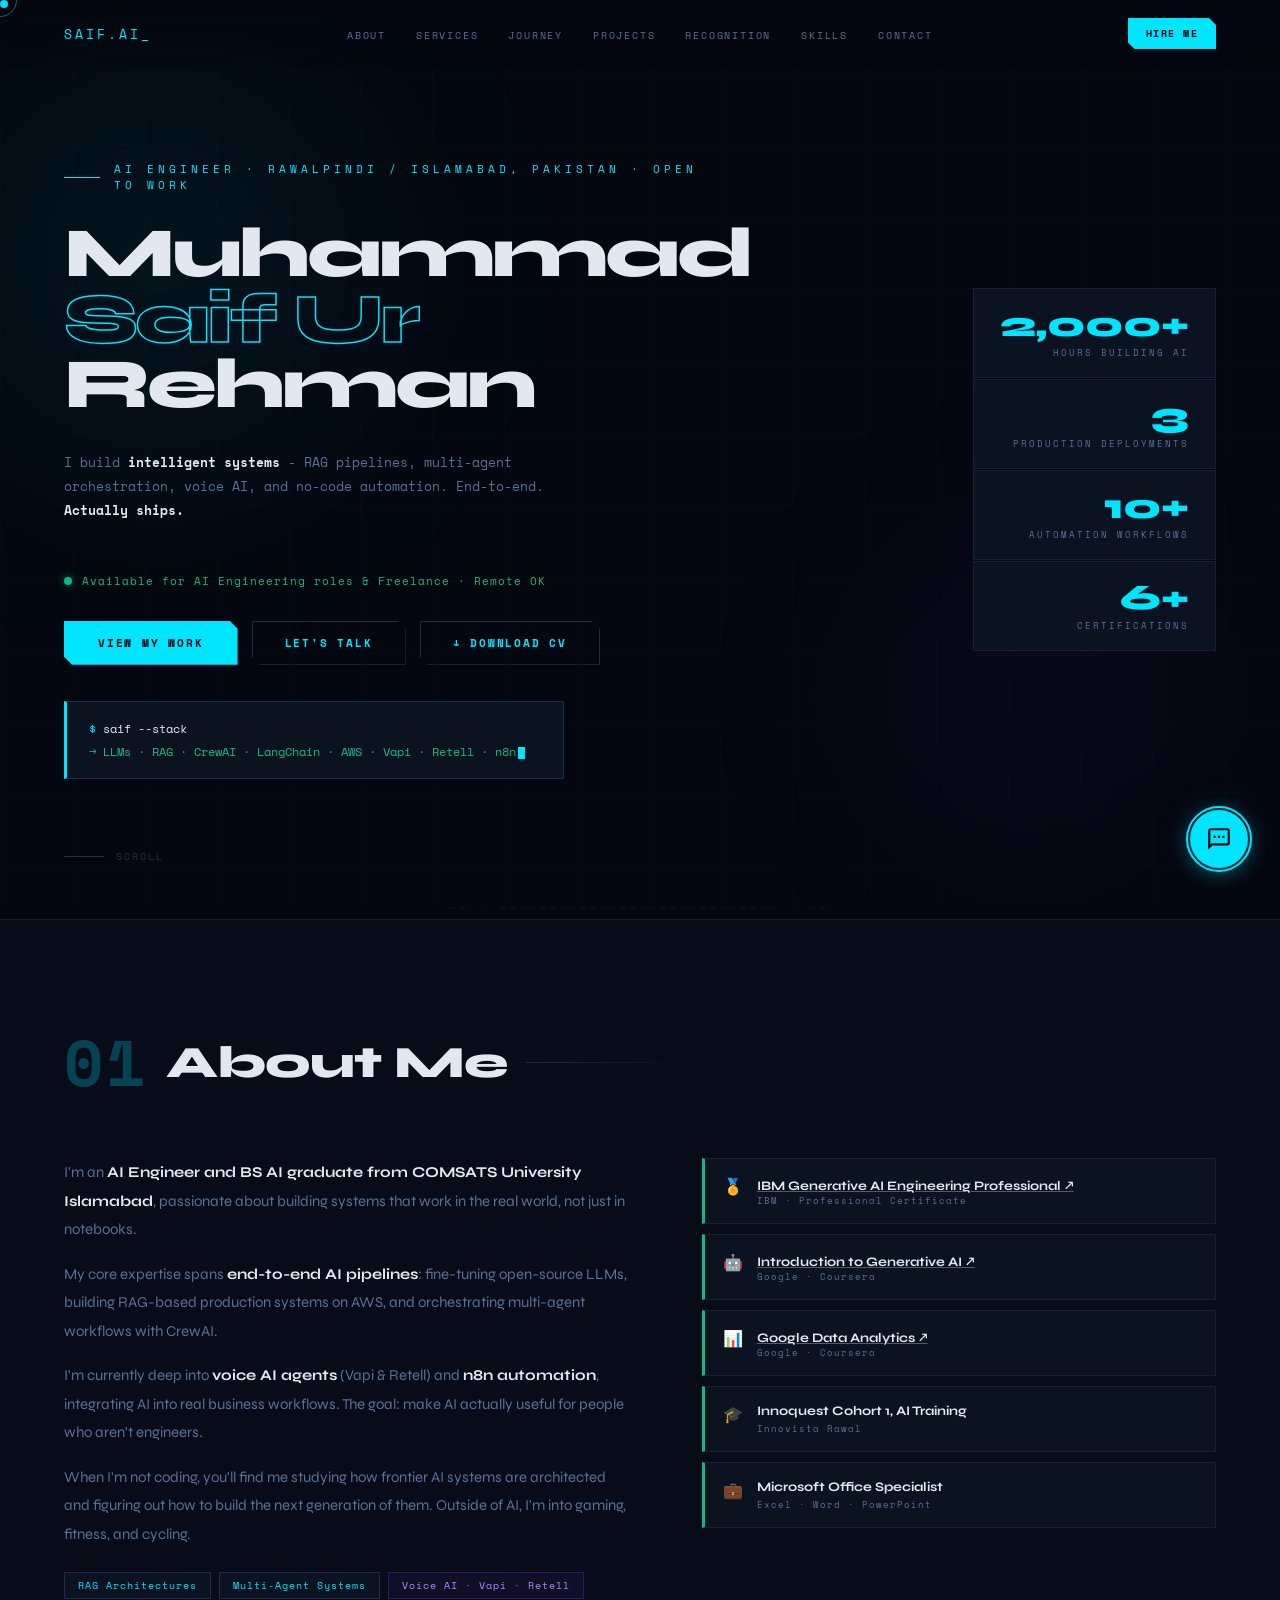
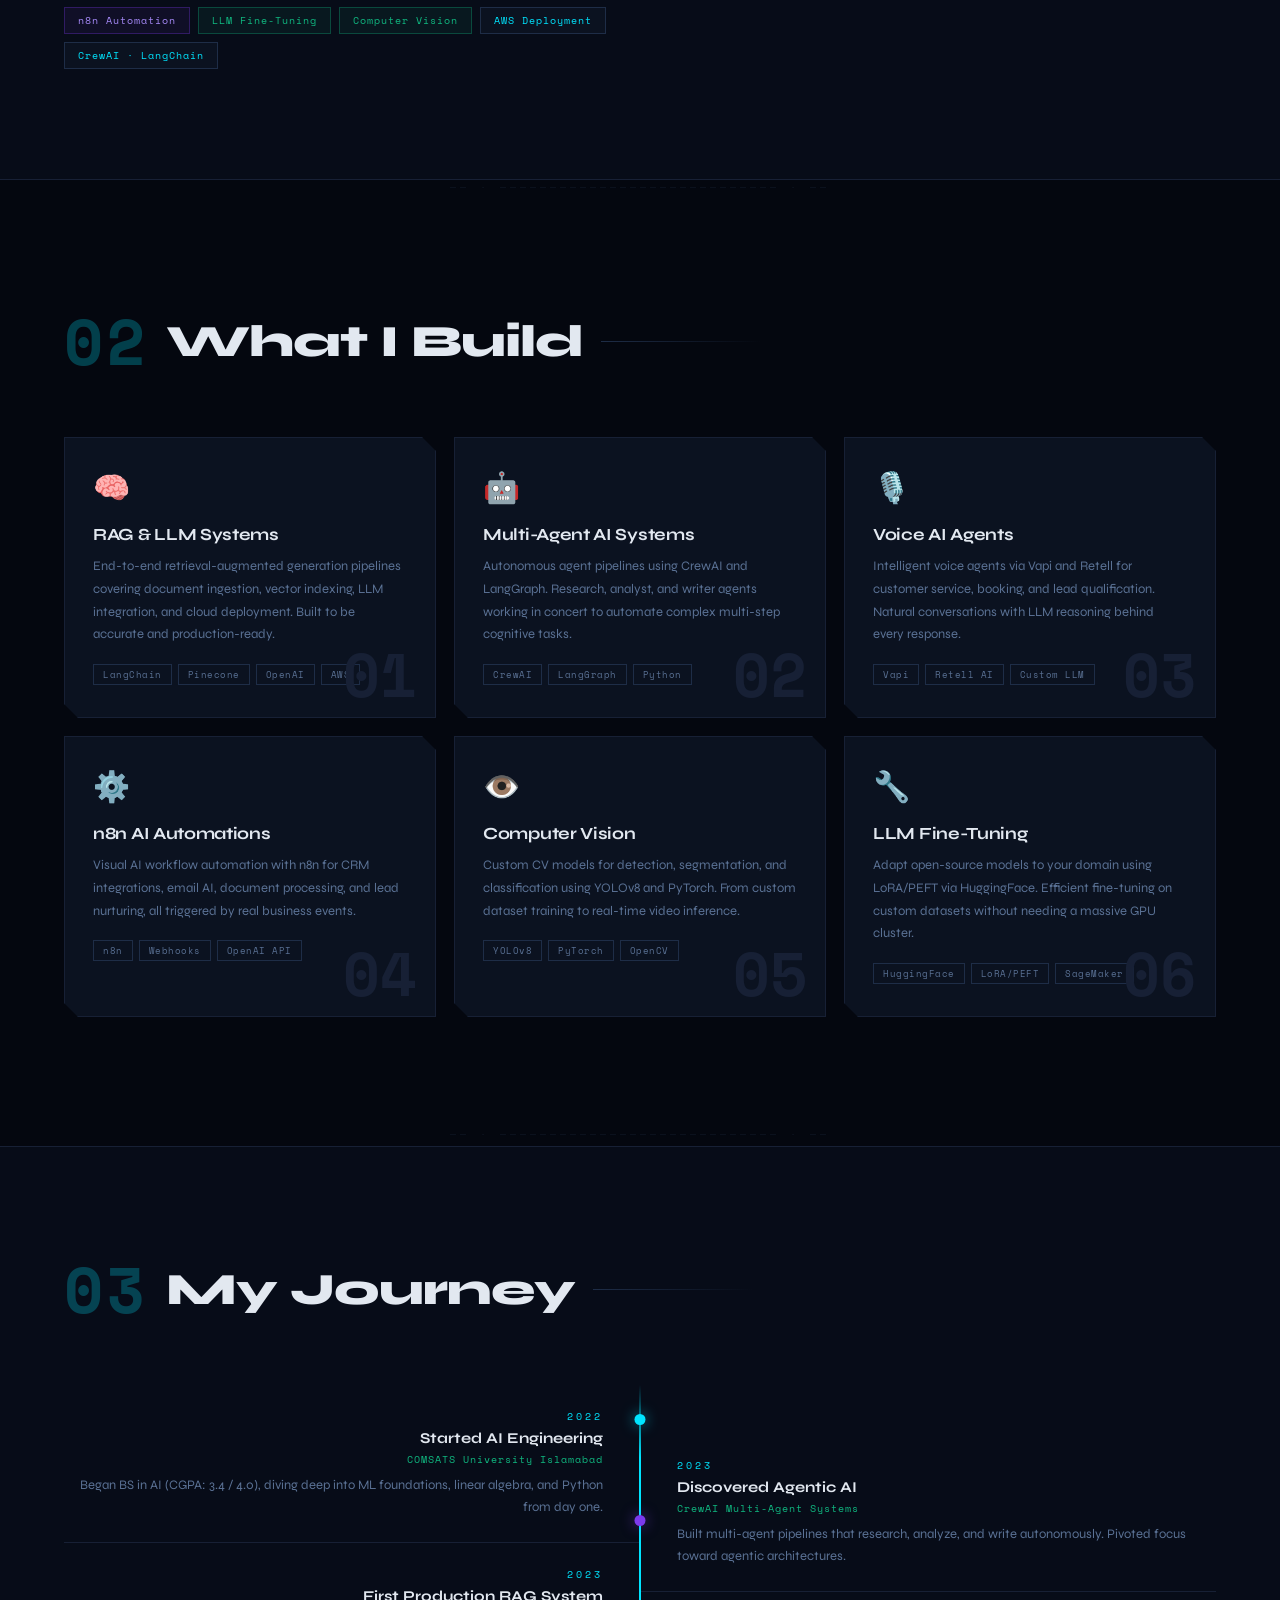
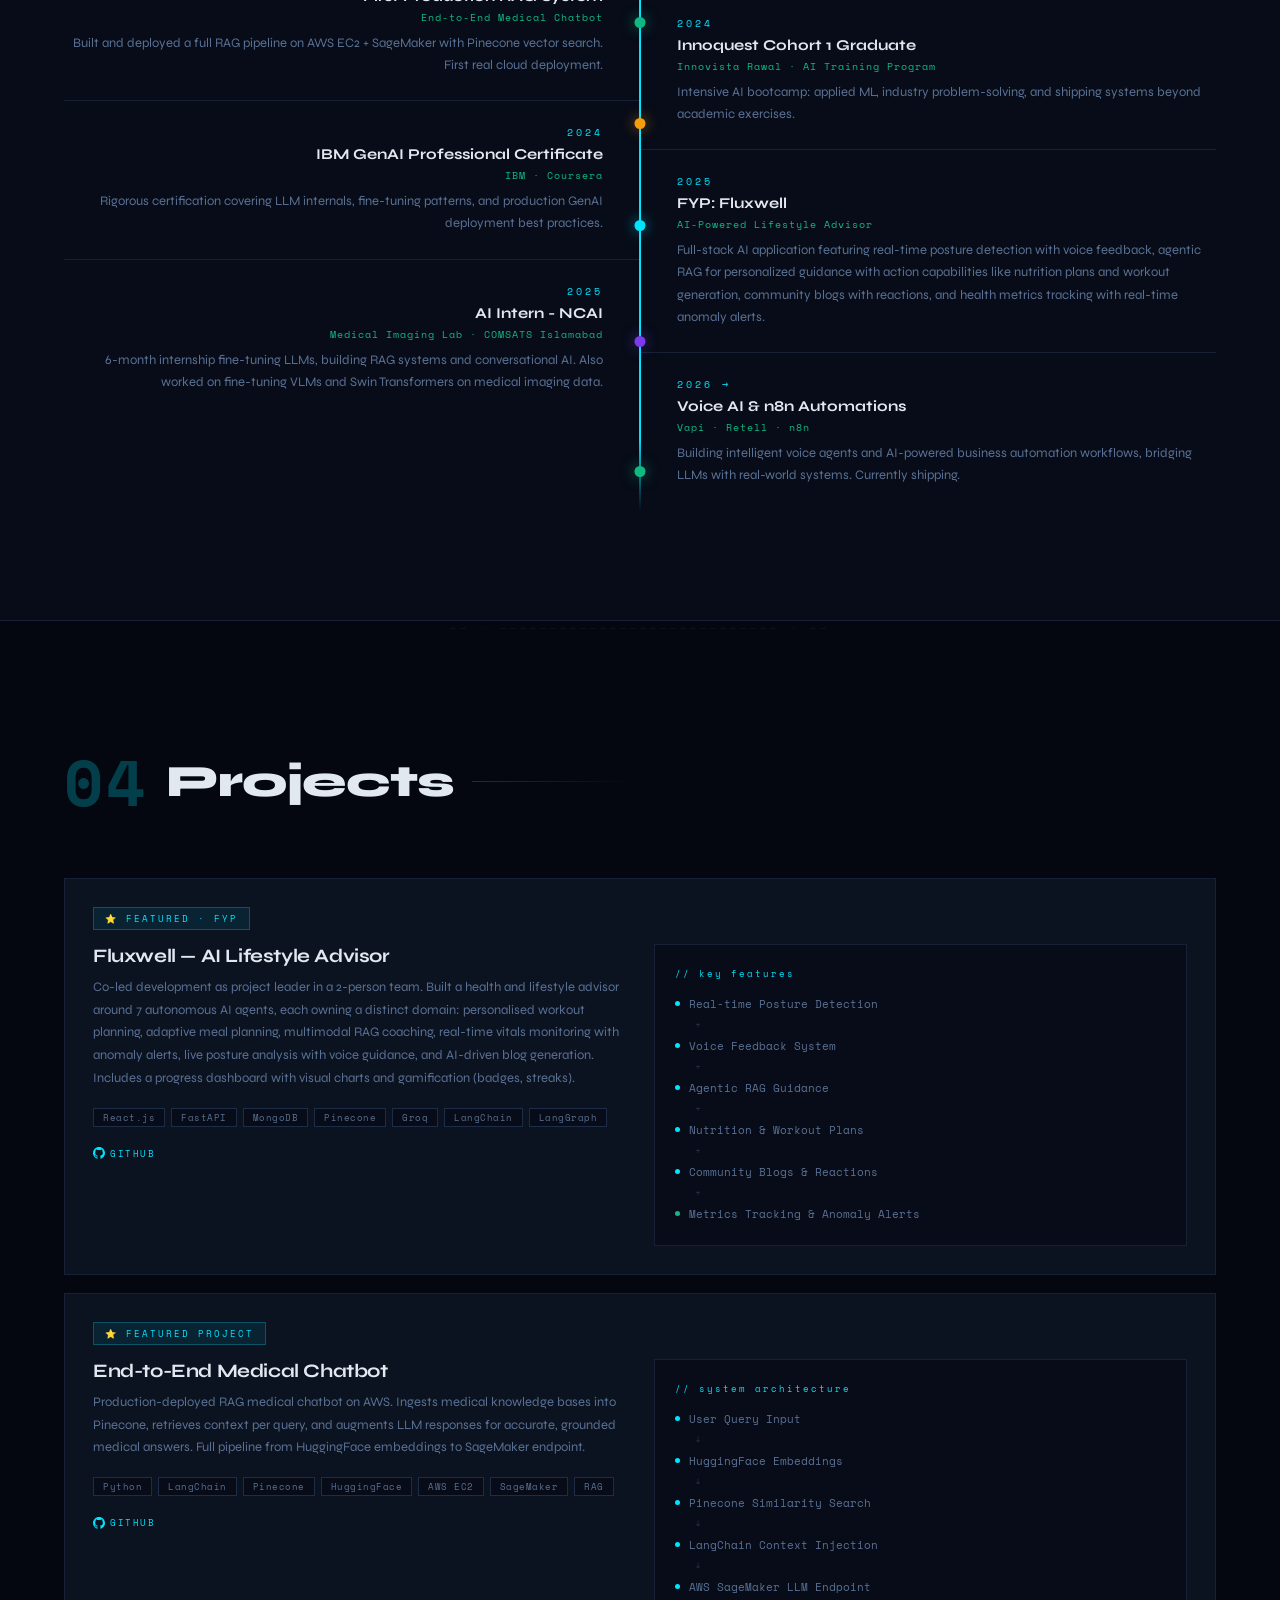
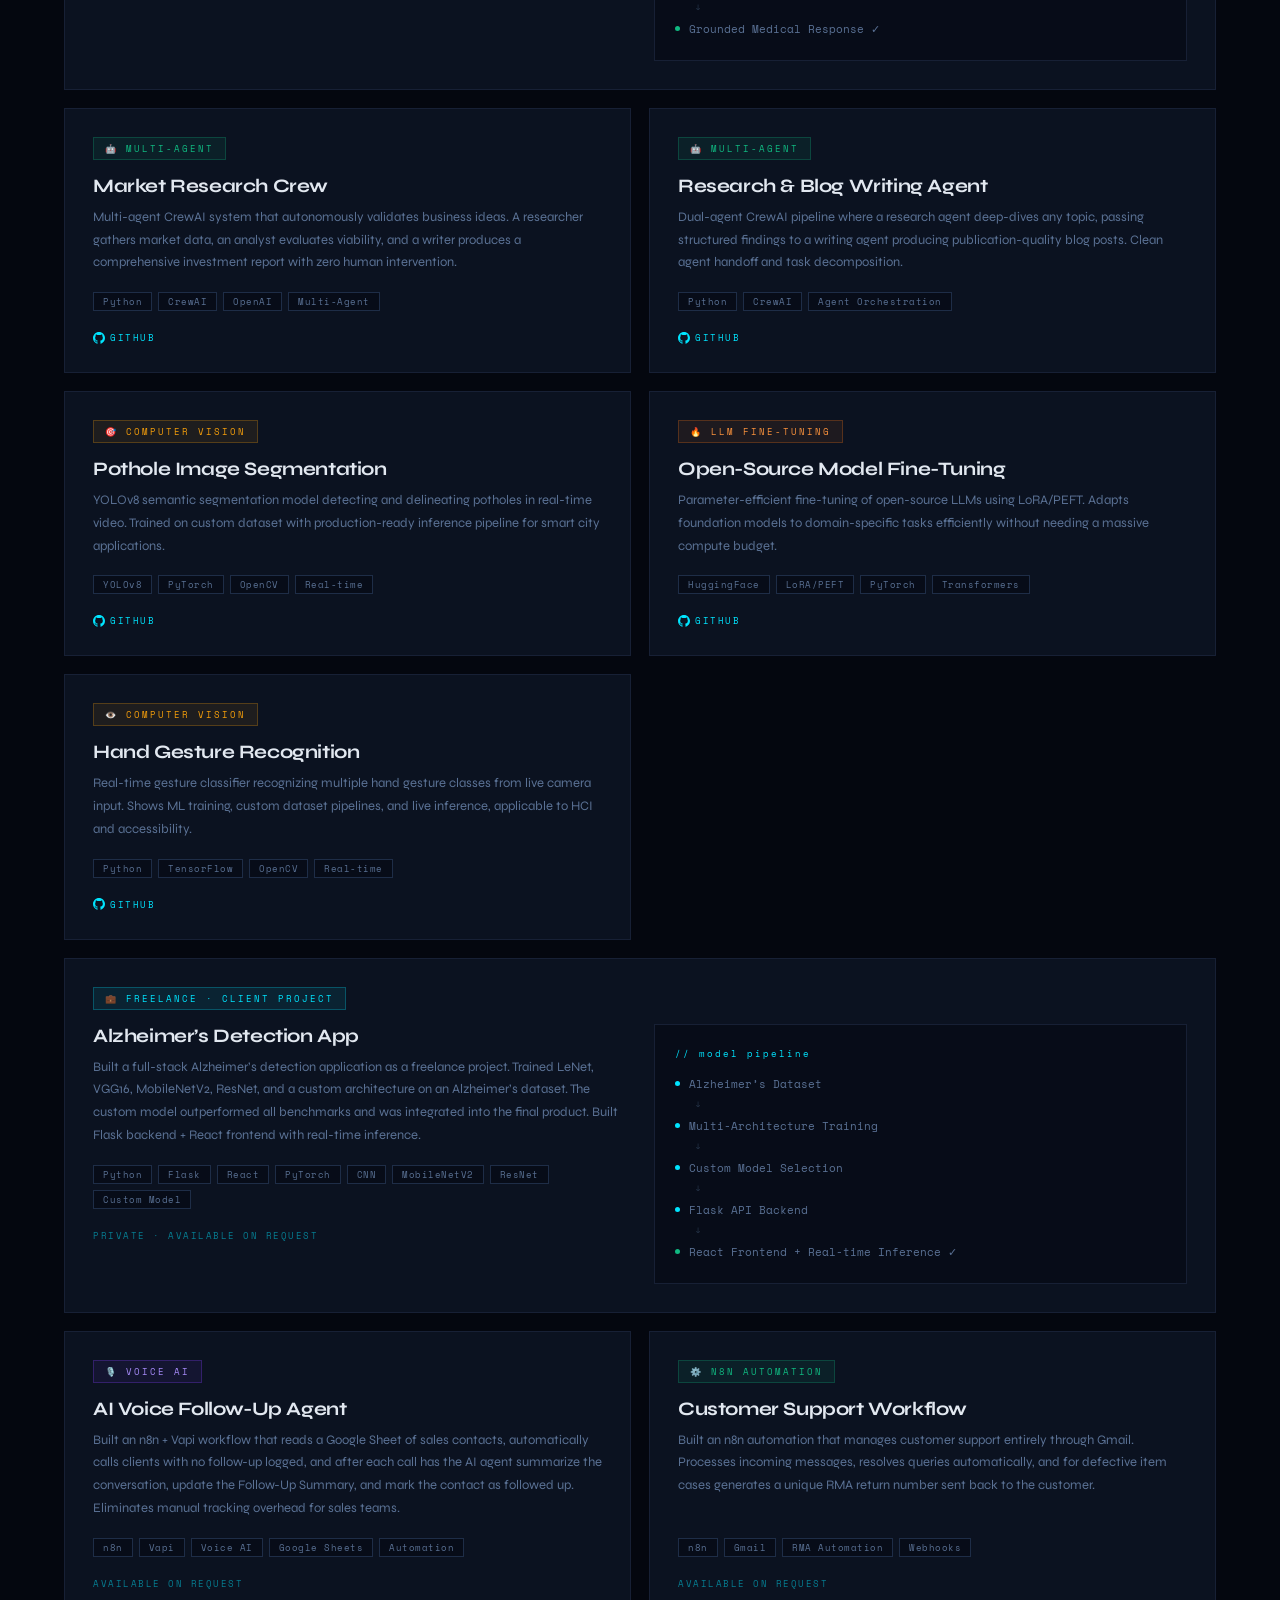
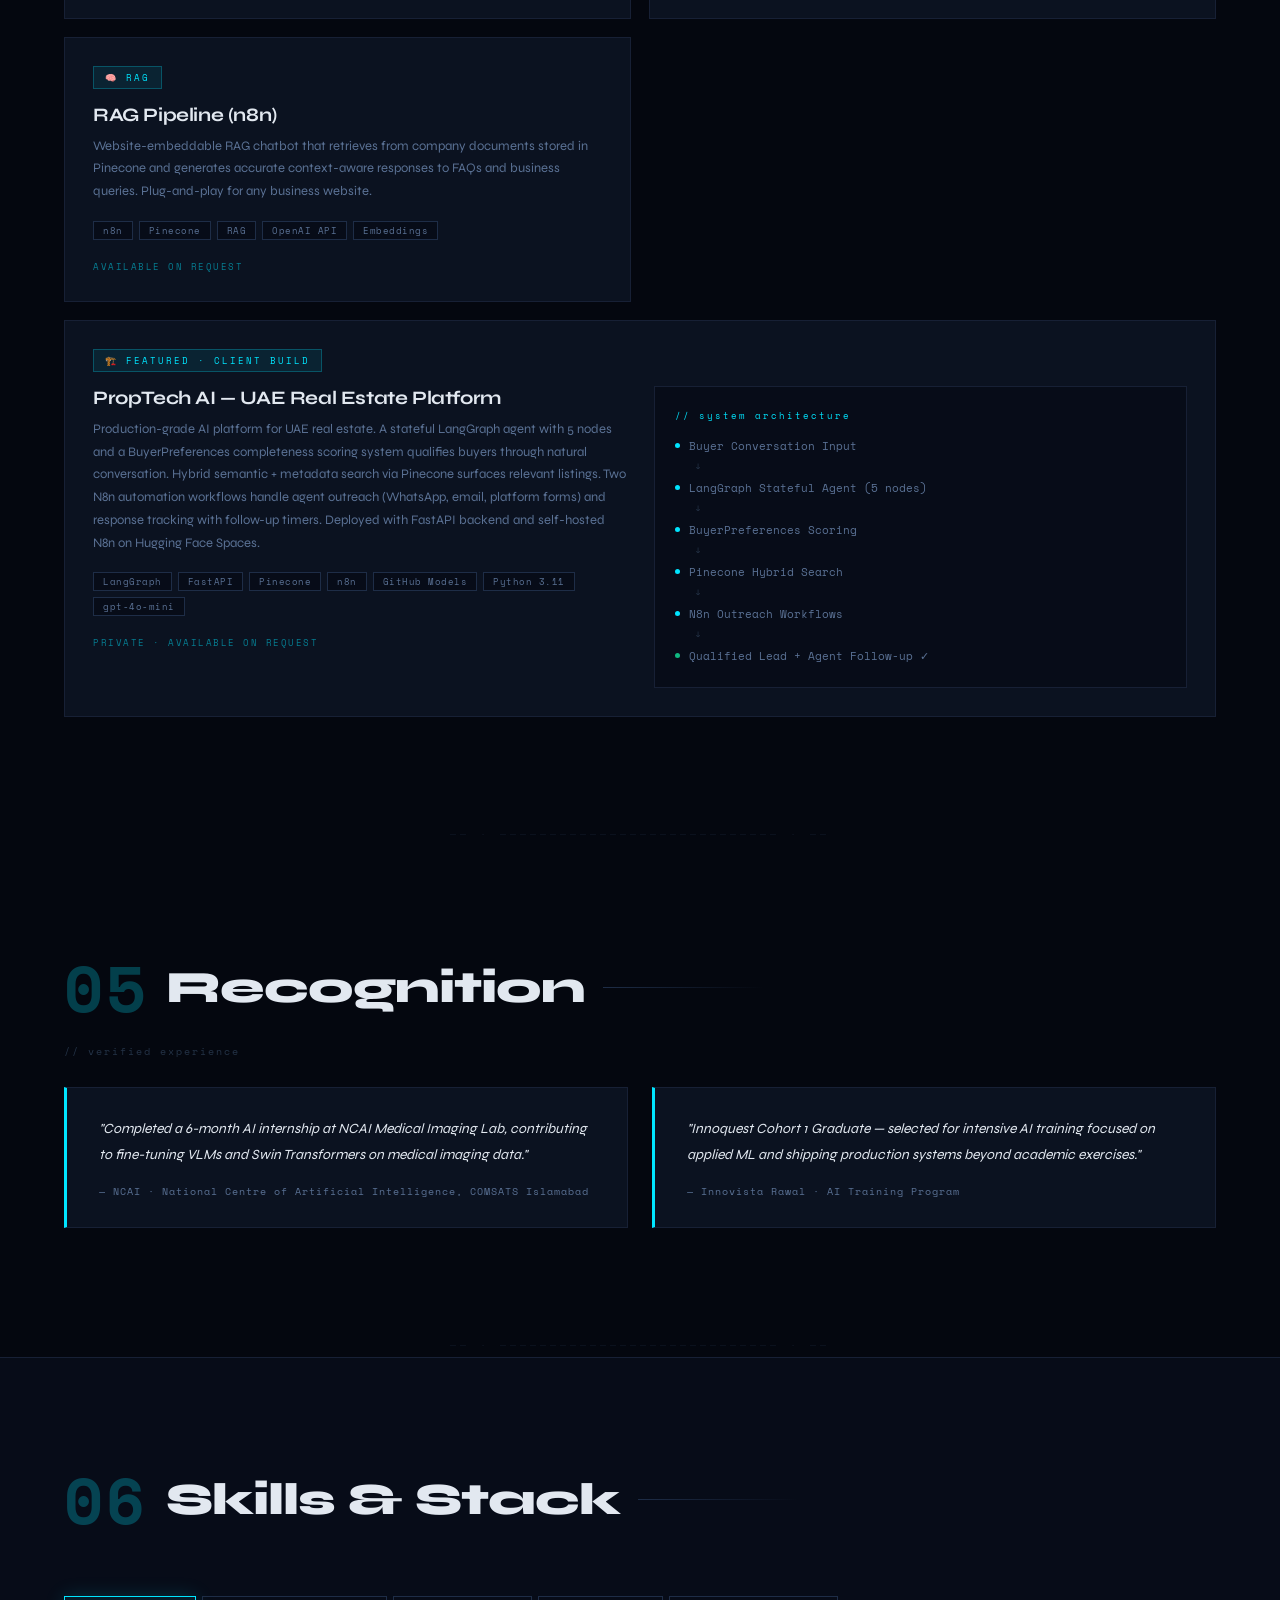
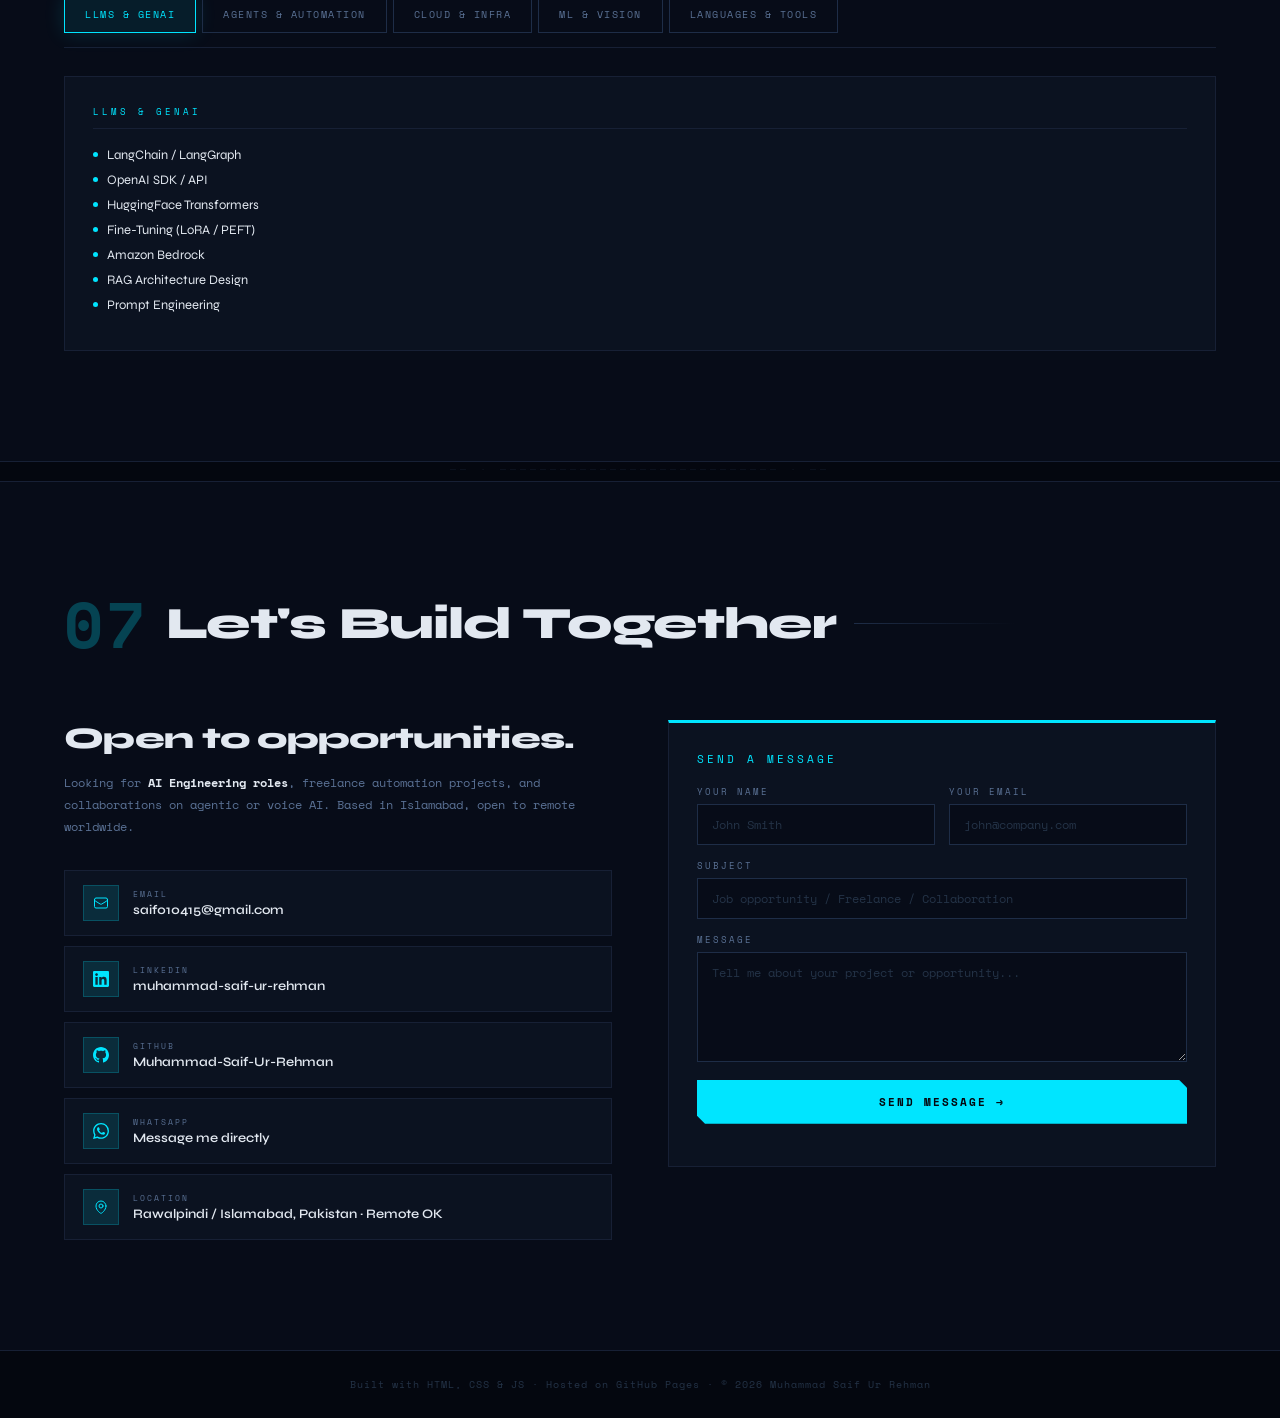
<file: index.html>
<!DOCTYPE html>
<html lang="en">

<head>
  <!-- Google tag (gtag.js) -->
  <script async src="https://www.googletagmanager.com/gtag/js?id=G-D28BDRY091"></script>
  <script>
    window.dataLayer = window.dataLayer || [];
    function gtag(){dataLayer.push(arguments);}
    gtag('js', new Date());

    gtag('config', 'G-D28BDRY091');
  </script>

  <meta charset="UTF-8">
  <meta name="viewport" content="width=device-width, initial-scale=1.0">

  <!-- ====== PRIMARY SEO ====== -->
  <title>Muhammad Saif Ur Rehman — AI Engineer | Islamabad, Pakistan</title>
  <meta name="description"
    content="Muhammad Saif Ur Rehman is an AI Engineer from Islamabad, Pakistan specializing in RAG systems, multi-agent AI with CrewAI, voice AI with Vapi and Retell, n8n automation, and LLM fine-tuning. Open to AI engineering roles and freelance projects.">

  <meta name="author" content="Muhammad Saif Ur Rehman">
  <meta name="robots" content="index, follow, max-snippet:-1, max-image-preview:large, max-video-preview:-1">
  <meta name="language" content="English">
  <meta name="revisit-after" content="30 days">
  <link rel="canonical" href="https://muhammad-saif-ur-rehman.tech/">
  <link rel="sitemap" type="application/xml" href="/sitemap.xml">

  <!-- ====== OPEN GRAPH (LinkedIn, Facebook sharing) ====== -->
  <meta property="og:type" content="website">
  <meta property="og:url" content="https://muhammad-saif-ur-rehman.tech/">
  <meta property="og:title" content="Muhammad Saif Ur Rehman — AI Engineer">
  <meta property="og:description"
    content="AI Engineer from Islamabad specializing in RAG, multi-agent AI, voice AI (Vapi/Retell), n8n automation and LLM fine-tuning. Open to AI roles worldwide.">
  <meta property="og:image" content="https://muhammad-saif-ur-rehman.tech/og-banner.png">
  <meta property="og:image:width" content="1200">
  <meta property="og:image:height" content="630">
  <meta property="og:site_name" content="Muhammad Saif Ur Rehman Portfolio">
  <meta property="og:locale" content="en_US">

  <!-- ====== TWITTER CARD ====== -->
  <meta name="twitter:card" content="summary_large_image">
  <meta name="twitter:title" content="Muhammad Saif Ur Rehman — AI Engineer">
  <meta name="twitter:description"
    content="AI Engineer from Islamabad specializing in RAG, multi-agent AI, voice AI and n8n automation.">
  <meta name="twitter:image" content="https://muhammad-saif-ur-rehman.tech/og-banner.png">

  <!-- ====== GEO / LOCAL SEO ====== -->
  <meta name="geo.region" content="PK-IS">
  <meta name="geo.placename" content="Islamabad, Pakistan">
  <meta name="geo.position" content="33.6844;73.0479">
  <meta name="ICBM" content="33.6844, 73.0479">

  <!-- ====== AEO — STRUCTURED DATA (Schema.org JSON-LD) ====== -->
  <script type="application/ld+json">
  {
    "@context": "https://schema.org",
    "@graph": [
      {
        "@type": "Person",
        "@id": "https://muhammad-saif-ur-rehman.tech/#person",
        "name": "Muhammad Saif Ur Rehman",
        "alternateName": "Saif Ur Rehman",
        "url": "https://muhammad-saif-ur-rehman.tech",
        "image": "https://avatars.githubusercontent.com/u/147159671?v=4",
        "jobTitle": "AI Engineer",
        "description": "AI Engineer specializing in LLMs, RAG architectures, multi-agent systems, voice AI with Vapi and Retell, and workflow automation with n8n. Based in Islamabad, Pakistan.",
        "alumniOf": {
          "@type": "CollegeOrUniversity",
          "name": "COMSATS University Islamabad",
          "url": "https://www.comsats.edu.pk"
        },
        "knowsAbout": [
          "Large Language Models",
          "Retrieval Augmented Generation",
          "Multi-Agent AI Systems",
          "CrewAI",
          "LangChain",
          "LangGraph",
          "Voice AI",
          "Vapi",
          "Retell AI",
          "n8n Workflow Automation",
          "Computer Vision",
          "YOLOv8",
          "LLM Fine-Tuning",
          "AWS SageMaker",
          "Pinecone Vector Database",
          "HuggingFace Transformers",
          "Python",
          "PyTorch",
          "TensorFlow"
        ],
        "hasCredential": [
          {
            "@type": "EducationalOccupationalCredential",
            "name": "IBM Generative AI Engineering Professional Certificate",
            "credentialCategory": "Professional Certificate",
            "recognizedBy": { "@type": "Organization", "name": "IBM" }
          },
          {
            "@type": "EducationalOccupationalCredential",
            "name": "Introduction to Generative AI",
            "credentialCategory": "Certificate",
            "recognizedBy": { "@type": "Organization", "name": "Google" }
          },
          {
            "@type": "EducationalOccupationalCredential",
            "name": "Google Data Analytics",
            "credentialCategory": "Professional Certificate",
            "recognizedBy": { "@type": "Organization", "name": "Google" }
          }
        ],
        "sameAs": [
          "https://www.linkedin.com/in/muhammad-saif-ur-rehman-92557b259/",
          "https://github.com/Muhammad-Saif-Ur-Rehman"
        ],
        "address": {
          "@type": "PostalAddress",
          "addressLocality": "Islamabad",
          "addressCountry": "PK"
        },
        "email": "saif010415@gmail.com",
        "seeks": {
          "@type": "Demand",
          "name": "AI Engineering roles, freelance AI projects, voice AI and automation collaborations"
        }
      },
      {
        "@type": "WebSite",
        "@id": "https://muhammad-saif-ur-rehman.tech/#website",
        "url": "https://muhammad-saif-ur-rehman.tech",
        "name": "Muhammad Saif Ur Rehman — AI Engineer Portfolio",
        "description": "Portfolio of Muhammad Saif Ur Rehman, AI Engineer from Islamabad Pakistan. Projects in RAG, multi-agent AI, voice AI, n8n automation, computer vision and LLM fine-tuning.",
        "author": { "@id": "https://muhammad-saif-ur-rehman.tech/#person" },
        "inLanguage": "en-US"
      },
      {
        "@type": "ItemList",
        "name": "AI Engineering Projects by Muhammad Saif Ur Rehman",
        "itemListElement": [
          {
            "@type": "ListItem",
            "position": 1,
            "item": {
              "@type": "SoftwareApplication",
              "name": "Fluxwell — AI Lifestyle Advisor",
              "description": "Full-stack AI-powered lifestyle advisor FYP featuring real-time posture detection with voice feedback, agentic RAG for personalized guidance, nutrition and workout plan generation, community blogs, and health metrics tracking with anomaly alerts.",
              "applicationCategory": "AI Application",
              "operatingSystem": "Cross-platform",
              "offers": { "@type": "Offer", "price": "0", "priceCurrency": "USD" },
              "author": { "@id": "https://muhammad-saif-ur-rehman.tech/#person" },
              "url": "https://github.com/Muhammad-Saif-Ur-Rehman",
              "keywords": "React, FastAPI, MongoDB, Pinecone, Groq, LangChain, LangGraph, Agentic RAG"
            }
          },
          {
            "@type": "ListItem",
            "position": 2,
            "item": {
              "@type": "SoftwareApplication",
              "name": "End-to-End Medical Chatbot",
              "description": "Production-deployed RAG-based medical chatbot on AWS using LangChain, Pinecone, HuggingFace, and SageMaker.",
              "applicationCategory": "AI Application",
              "operatingSystem": "Cross-platform",
              "offers": { "@type": "Offer", "price": "0", "priceCurrency": "USD" },
              "author": { "@id": "https://muhammad-saif-ur-rehman.tech/#person" },
              "url": "https://github.com/Muhammad-Saif-Ur-Rehman/End-to-End-Medical-Chatbot",
              "keywords": "RAG, Medical Chatbot, AWS, LangChain, Pinecone, HuggingFace"
            }
          },
          {
            "@type": "ListItem",
            "position": 3,
            "item": {
              "@type": "SoftwareApplication",
              "name": "Market Research Crew",
              "description": "Multi-agent CrewAI system for automated business idea validation and market analysis.",
              "applicationCategory": "AI Application",
              "operatingSystem": "Cross-platform",
              "offers": { "@type": "Offer", "price": "0", "priceCurrency": "USD" },
              "author": { "@id": "https://muhammad-saif-ur-rehman.tech/#person" },
              "url": "https://github.com/Muhammad-Saif-Ur-Rehman/Market_Research_Crew",
              "keywords": "CrewAI, Multi-Agent, Market Research, AI Automation"
            }
          },
          {
            "@type": "ListItem",
            "position": 4,
            "item": {
              "@type": "SoftwareApplication",
              "name": "Pothole Image Segmentation",
              "description": "YOLOv8-based real-time pothole segmentation model with custom dataset and production inference pipeline.",
              "applicationCategory": "AI Application",
              "operatingSystem": "Cross-platform",
              "offers": { "@type": "Offer", "price": "0", "priceCurrency": "USD" },
              "author": { "@id": "https://muhammad-saif-ur-rehman.tech/#person" },
              "url": "https://github.com/Muhammad-Saif-Ur-Rehman/Pothole-Image-Segmentation-Project",
              "keywords": "YOLOv8, Computer Vision, Image Segmentation, PyTorch"
            }
          }
        ]
      }
    ]
  }
  </script>

  <!-- ====== FAVICON ====== -->
  <link rel="icon" type="image/png" href="https://avatars.githubusercontent.com/u/147159671?v=4">
  <link rel="apple-touch-icon" href="https://avatars.githubusercontent.com/u/147159671?v=4">

  <!-- ====== PRECONNECT & FONTS ====== -->
  <link rel="preconnect" href="https://fonts.googleapis.com">
  <link rel="preconnect" href="https://fonts.gstatic.com" crossorigin>
  <link
    href="https://fonts.googleapis.com/css2?family=Space+Mono:ital,wght@0,400;0,700;1,400&family=Syne:wght@400;600;700;800&display=swap"
    rel="stylesheet">

  <!-- ====== STYLESHEET ====== -->
  <link rel="stylesheet" href="styles.css">
</head>

<body>
  <div id="cur"></div>
  <div id="cur-ring"></div>

  <!-- NAV -->
  <nav id="navbar">
    <a href="#hero" class="nav-logo">SAIF.AI<span>_</span></a>
    <button class="nav-toggle" id="navToggle" aria-label="Toggle menu">
      <span aria-hidden="true"></span>
      <span aria-hidden="true"></span>
      <span aria-hidden="true"></span>
    </button>
    <ul class="nav-links" id="navLinks">
      <li><a href="#about">About</a></li>
      <li><a href="#services">Services</a></li>
      <li><a href="#timeline">Journey</a></li>
      <li><a href="#projects">Projects</a></li>
      <li><a href="#recognition">Recognition</a></li>
      <li><a href="#skills">Skills</a></li>
      <li><a href="#contact">Contact</a></li>
    </ul>
    <a href="#contact" class="nav-hire">Hire Me</a>
  </nav>

  <main>

    <!-- HERO -->
    <section id="hero" aria-label="Introduction">
      <div class="orb orb1"></div>
      <div class="orb orb2"></div>
      <div class="hero-grid">
        <div class="hero-left">
          <div class="hero-eyebrow">AI Engineer · Rawalpindi / Islamabad, Pakistan · Open to Work</div>
          <h1 class="hero-h1">Muhammad<br><em>Saif Ur</em><br>Rehman</h1>
          <p class="hero-sub">I build <strong>intelligent systems</strong> - RAG pipelines, multi-agent orchestration,
            voice AI, and no-code automation. End-to-end. <strong>Actually ships.</strong></p>
          <div class="avail-badge">
            <span class="avail-dot"></span>
            Available for AI Engineering roles & Freelance · Remote OK
          </div>
          <div class="hero-actions">
            <a href="#projects" class="btn btn-cta">View My Work</a>
            <a href="#contact" class="btn btn-ghost">Let's Talk</a>
            <a href="/assets/resume.pdf" class="btn btn-ghost" download>↓ Download CV</a>
          </div>
          <div class="hero-terminal">
            <div><span class="t-p">$ </span>saif --stack</div>
            <div class="t-o">→ LLMs · RAG · CrewAI · LangChain · AWS · Vapi · Retell · n8n<span class="t-c"></span>
            </div>
          </div>
        </div>
        <div class="hero-right">
          <div class="hstat">
            <div class="hstat-n">2,000+</div>
            <div class="hstat-l">Hours Building AI</div>
          </div>
          <div class="hstat">
            <div class="hstat-n">3</div>
            <div class="hstat-l">Production Deployments</div>
          </div>
          <div class="hstat">
            <div class="hstat-n">10+</div>
            <div class="hstat-l">Automation Workflows</div>
          </div>
          <div class="hstat">
            <div class="hstat-n">6+</div>
            <div class="hstat-l">Certifications</div>
          </div>
        </div>
      </div>
      <div class="scroll-ind">
        <div class="scroll-bar"></div>SCROLL
      </div>
    </section>

    <div class="section-divider"><span>── · ──────────────────────────── · ──</span></div>

    <!-- ABOUT -->
    <section id="about" aria-label="About Me">
      <div class="s-head reveal"><span class="s-num">01</span>
        <h2 class="s-title">About Me</h2>
        <div class="s-line"></div>
      </div>
      <div class="about-grid">
        <div>
          <p class="ap reveal">I'm an <strong>AI Engineer and BS AI graduate from COMSATS University Islamabad</strong>,
            passionate
            about building systems that work in the real world, not just in notebooks.</p>
          <p class="ap reveal d1">My core expertise spans <strong>end-to-end AI pipelines</strong>: fine-tuning
            open-source LLMs, building RAG-based production systems on AWS, and orchestrating multi-agent workflows with
            CrewAI.</p>
          <p class="ap reveal d2">I'm currently deep into <strong>voice AI agents</strong> (Vapi & Retell) and
            <strong>n8n
              automation</strong>, integrating AI into real business workflows. The goal: make AI actually useful for
            people who aren't engineers.
          </p>
          <p class="ap reveal d3">When I'm not coding, you'll find me studying how frontier AI systems are architected
            and figuring out how to build the next generation of them.
            Outside of AI, I'm into gaming, fitness, and cycling.</p>
          <div class="chips reveal d4">
            <span class="chip">RAG Architectures</span><span class="chip">Multi-Agent Systems</span>
            <span class="chip p">Voice AI · Vapi · Retell</span><span class="chip p">n8n Automation</span>
            <span class="chip g">LLM Fine-Tuning</span><span class="chip g">Computer Vision</span>
            <span class="chip">AWS Deployment</span><span class="chip">CrewAI · LangChain</span>
          </div>
        </div>
        <div class="certs reveal">
          <div class="cert">
            <div class="cert-i">🏅</div>
            <div>
              <a href="https://www.credly.com/search?query=Muhammad+Saif+Ur+Rehman" target="_blank"
                rel="noopener noreferrer" class="cert-n"
                style="color:inherit;text-decoration:underline;text-decoration-color:rgba(255,255,255,0.3)">IBM
                Generative AI Engineering Professional ↗</a>
              <div class="cert-o">IBM · Professional Certificate</div>
            </div>
          </div>
          <div class="cert">
            <div class="cert-i">🤖</div>
            <div>
              <a href="https://www.coursera.org/account/accomplishments/verify/YOUR_CERT_ID" target="_blank"
                rel="noopener noreferrer" class="cert-n"
                style="color:inherit;text-decoration:underline;text-decoration-color:rgba(255,255,255,0.3)">Introduction
                to Generative AI ↗</a>
              <div class="cert-o">Google · Coursera</div>
            </div>
          </div>
          <div class="cert">
            <div class="cert-i">📊</div>
            <div>
              <a href="https://www.coursera.org/account/accomplishments/verify/YOUR_CERT_ID" target="_blank"
                rel="noopener noreferrer" class="cert-n"
                style="color:inherit;text-decoration:underline;text-decoration-color:rgba(255,255,255,0.3)">Google Data
                Analytics ↗</a>
              <div class="cert-o">Google · Coursera</div>
            </div>
          </div>
          <div class="cert">
            <div class="cert-i">🎓</div>
            <div>
              <div class="cert-n">Innoquest Cohort 1, AI Training</div>
              <div class="cert-o">Innovista Rawal</div>
            </div>
          </div>
          <div class="cert">
            <div class="cert-i">💼</div>
            <div>
              <div class="cert-n">Microsoft Office Specialist</div>
              <div class="cert-o">Excel · Word · PowerPoint</div>
            </div>
          </div>
        </div>
      </div>
    </section>

    <div class="section-divider"><span>── · ──────────────────────────── · ──</span></div>

    <!-- SERVICES -->
    <section id="services" aria-label="Services">
      <div class="s-head reveal"><span class="s-num">02</span>
        <h2 class="s-title">What I Build</h2>
        <div class="s-line"></div>
      </div>
      <div class="svc-grid">
        <div class="svc clip-corner reveal" data-n="01">
          <div class="svc-icon">🧠</div>
          <div class="svc-title">RAG & LLM Systems</div>
          <p class="svc-desc">End-to-end retrieval-augmented generation pipelines covering document ingestion, vector
            indexing,
            LLM integration, and cloud deployment. Built to be accurate and production-ready.</p>
          <div class="svc-tags"><span class="st">LangChain</span><span class="st">Pinecone</span><span
              class="st">OpenAI</span><span class="st">AWS</span></div>
        </div>
        <div class="svc clip-corner reveal d1" data-n="02">
          <div class="svc-icon">🤖</div>
          <div class="svc-title">Multi-Agent AI Systems</div>
          <p class="svc-desc">Autonomous agent pipelines using CrewAI and LangGraph. Research, analyst, and writer
            agents
            working in concert to automate complex multi-step cognitive tasks.</p>
          <div class="svc-tags"><span class="st">CrewAI</span><span class="st">LangGraph</span><span
              class="st">Python</span></div>
        </div>
        <div class="svc clip-corner reveal d2" data-n="03">
          <div class="svc-icon">🎙️</div>
          <div class="svc-title">Voice AI Agents</div>
          <p class="svc-desc">Intelligent voice agents via Vapi and Retell for customer service, booking, and lead
            qualification. Natural conversations with LLM reasoning behind every response.</p>
          <div class="svc-tags"><span class="st">Vapi</span><span class="st">Retell AI</span><span class="st">Custom
              LLM</span></div>
        </div>
        <div class="svc clip-corner reveal" data-n="04">
          <div class="svc-icon">⚙️</div>
          <div class="svc-title">n8n AI Automations</div>
          <p class="svc-desc">Visual AI workflow automation with n8n for CRM integrations, email AI, document
            processing,
            and lead nurturing, all triggered by real business events.</p>
          <div class="svc-tags"><span class="st">n8n</span><span class="st">Webhooks</span><span class="st">OpenAI
              API</span></div>
        </div>
        <div class="svc clip-corner reveal d1" data-n="05">
          <div class="svc-icon">👁️</div>
          <div class="svc-title">Computer Vision</div>
          <p class="svc-desc">Custom CV models for detection, segmentation, and classification using YOLOv8 and PyTorch.
            From custom dataset training to real-time video inference.</p>
          <div class="svc-tags"><span class="st">YOLOv8</span><span class="st">PyTorch</span><span
              class="st">OpenCV</span></div>
        </div>
        <div class="svc clip-corner reveal d2" data-n="06">
          <div class="svc-icon">🔧</div>
          <div class="svc-title">LLM Fine-Tuning</div>
          <p class="svc-desc">Adapt open-source models to your domain using LoRA/PEFT via HuggingFace. Efficient
            fine-tuning on custom datasets without needing a massive GPU cluster.</p>
          <div class="svc-tags"><span class="st">HuggingFace</span><span class="st">LoRA/PEFT</span><span
              class="st">SageMaker</span></div>
        </div>
      </div>
    </section>

    <div class="section-divider"><span>── · ──────────────────────────── · ──</span></div>

    <!-- TIMELINE -->
    <section id="timeline" aria-label="Career Timeline">
      <div class="s-head reveal"><span class="s-num">03</span>
        <h2 class="s-title">My Journey</h2>
        <div class="s-line"></div>
      </div>
      <div class="tl-wrap">
        <div class="tl-col left">
          <div class="tl-item reveal">
            <div class="tl-y">2022</div>
            <div class="tl-t">Started AI Engineering</div>
            <div class="tl-s">COMSATS University Islamabad</div>
            <div class="tl-b">Began BS in AI (CGPA: 3.4 / 4.0), diving deep into ML foundations, linear algebra, and
              Python from day one.</div>
          </div>
          <div class="tl-item reveal">
            <div class="tl-y">2023</div>
            <div class="tl-t">First Production RAG System</div>
            <div class="tl-s">End-to-End Medical Chatbot</div>
            <div class="tl-b">Built and deployed a full RAG pipeline on AWS EC2 + SageMaker with Pinecone vector search.
              First real cloud deployment.</div>
          </div>
          <div class="tl-item reveal">
            <div class="tl-y">2024</div>
            <div class="tl-t">IBM GenAI Professional Certificate</div>
            <div class="tl-s">IBM · Coursera</div>
            <div class="tl-b">Rigorous certification covering LLM internals, fine-tuning patterns, and production GenAI
              deployment best practices.</div>
          </div>
          <div class="tl-item reveal">
            <div class="tl-y">2025</div>
            <div class="tl-t">AI Intern - NCAI</div>
            <div class="tl-s">Medical Imaging Lab · COMSATS Islamabad</div>
            <div class="tl-b">6-month internship fine-tuning LLMs, building RAG systems and conversational AI. Also
              worked
              on fine-tuning VLMs and Swin Transformers on medical imaging data.</div>
          </div>
        </div>
        <div class="tl-spine">
          <div class="tl-dot" style="top:4%;background:var(--accent);box-shadow:0 0 14px rgba(0,229,255,.6)"></div>
          <div class="tl-dot" style="top:18%;background:var(--purple);box-shadow:0 0 14px rgba(124,58,237,.6)"></div>
          <div class="tl-dot" style="top:32%;background:var(--green);box-shadow:0 0 14px rgba(16,185,129,.6)"></div>
          <div class="tl-dot" style="top:46%;background:var(--amber);box-shadow:0 0 14px rgba(245,158,11,.6)"></div>
          <div class="tl-dot" style="top:60%;background:var(--accent);box-shadow:0 0 14px rgba(0,229,255,.6)"></div>
          <div class="tl-dot" style="top:76%;background:var(--purple);box-shadow:0 0 14px rgba(124,58,237,.6)"></div>
          <div class="tl-dot" style="top:94%;background:var(--green);box-shadow:0 0 14px rgba(16,185,129,.6)"></div>
        </div>
        <div class="tl-col right">
          <div class="tl-item" style="visibility:hidden"></div>
          <div class="tl-item reveal">
            <div class="tl-y">2023</div>
            <div class="tl-t">Discovered Agentic AI</div>
            <div class="tl-s">CrewAI Multi-Agent Systems</div>
            <div class="tl-b">Built multi-agent pipelines that research, analyze, and write autonomously. Pivoted focus
              toward agentic architectures.</div>
          </div>
          <div class="tl-item reveal">
            <div class="tl-y">2024</div>
            <div class="tl-t">Innoquest Cohort 1 Graduate</div>
            <div class="tl-s">Innovista Rawal · AI Training Program</div>
            <div class="tl-b">Intensive AI bootcamp: applied ML, industry problem-solving, and shipping systems beyond
              academic exercises.</div>
          </div>
          <div class="tl-item reveal">
            <div class="tl-y">2025</div>
            <div class="tl-t">FYP: Fluxwell</div>
            <div class="tl-s">AI-Powered Lifestyle Advisor</div>
            <div class="tl-b">Full-stack AI application featuring real-time posture detection with voice feedback,
              agentic
              RAG for personalized guidance with action capabilities like nutrition plans and workout generation,
              community blogs with reactions, and health metrics tracking with real-time anomaly alerts.</div>
          </div>
          <div class="tl-item reveal">
            <div class="tl-y">2026 →</div>
            <div class="tl-t">Voice AI & n8n Automations</div>
            <div class="tl-s">Vapi · Retell · n8n</div>
            <div class="tl-b">Building intelligent voice agents and AI-powered business automation workflows, bridging
              LLMs with real-world systems. Currently shipping.</div>
          </div>
        </div>
      </div>
    </section>

    <div class="section-divider"><span>── · ──────────────────────────── · ──</span></div>

    <!-- PROJECTS -->
    <section id="projects" aria-label="Projects">
      <div class="s-head reveal"><span class="s-num">04</span>
        <h2 class="s-title">Projects</h2>
        <div class="s-line"></div>
      </div>
      <div class="proj-grid">

        <div class="pc wide reveal">
          <div class="badge b-cyan">⭐ Featured · FYP</div>
          <div class="feat-inner">
            <div>
              <div class="pt">Fluxwell — AI Lifestyle Advisor</div>
              <p class="pd">Co-led development as project leader in a 2-person team. Built a health and lifestyle
                advisor around 7 autonomous AI agents, each owning a distinct domain: personalised
                workout planning, adaptive meal planning, multimodal RAG coaching, real-time vitals
                monitoring with anomaly alerts, live posture analysis with voice guidance, and
                AI-driven blog generation. Includes a progress dashboard with visual charts and
                gamification (badges, streaks).</p>
              <div class="stk-row"><span class="sk">React.js</span><span class="sk">FastAPI</span><span
                  class="sk">MongoDB</span><span class="sk">Pinecone</span><span class="sk">Groq</span><span
                  class="sk">LangChain</span><span class="sk">LangGraph</span></div>
              <div class="pl"><a class="plink" href="https://github.com/Muhammad-Saif-Ur-Rehman/Fluxwell"
                  target="_blank" rel="noopener noreferrer"><svg fill="currentColor" viewBox="0 0 24 24">
                    <path
                      d="M12 0C5.37 0 0 5.37 0 12c0 5.3 3.44 9.8 8.21 11.39.6.11.79-.26.79-.58v-2.23c-3.34.72-4.03-1.42-4.03-1.42-.55-1.39-1.33-1.76-1.33-1.76-1.09-.75.08-.73.08-.73 1.2.08 1.84 1.24 1.84 1.24 1.07 1.83 2.81 1.3 3.49 1 .11-.78.42-1.31.76-1.61-2.67-.3-5.47-1.33-5.47-5.93 0-1.31.47-2.38 1.24-3.22-.13-.3-.54-1.52.12-3.18 0 0 1.01-.32 3.3 1.23.96-.27 1.98-.4 3-.4 1.02 0 2.04.13 3 .4 2.29-1.55 3.3-1.23 3.3-1.23.66 1.66.25 2.88.12 3.18.77.84 1.23 1.91 1.23 3.22 0 4.61-2.81 5.63-5.48 5.92.43.37.82 1.1.82 2.22v3.29c0 .32.19.69.8.58C20.56 21.8 24 17.3 24 12c0-6.63-5.37-12-12-12z" />
                  </svg>GitHub</a></div>
            </div>
            <div class="arch">
              <div class="arch-lbl">// key features</div>
              <div class="arch-step">
                <div class="a-dot"></div>Real-time Posture Detection
              </div>
              <div class="arch-arr">+</div>
              <div class="arch-step">
                <div class="a-dot"></div>Voice Feedback System
              </div>
              <div class="arch-arr">+</div>
              <div class="arch-step">
                <div class="a-dot"></div>Agentic RAG Guidance
              </div>
              <div class="arch-arr">+</div>
              <div class="arch-step">
                <div class="a-dot"></div>Nutrition & Workout Plans
              </div>
              <div class="arch-arr">+</div>
              <div class="arch-step">
                <div class="a-dot"></div>Community Blogs & Reactions
              </div>
              <div class="arch-arr">+</div>
              <div class="arch-step">
                <div class="a-dot g"></div>Metrics Tracking & Anomaly Alerts
              </div>
            </div>
          </div>
        </div>

        <div class="pc wide reveal">
          <div class="badge b-cyan">⭐ Featured Project</div>
          <div class="feat-inner">
            <div>
              <div class="pt">End-to-End Medical Chatbot</div>
              <p class="pd">Production-deployed RAG medical chatbot on AWS. Ingests medical knowledge bases into
                Pinecone,
                retrieves context per query, and augments LLM responses for accurate, grounded medical answers. Full
                pipeline from HuggingFace embeddings to SageMaker endpoint.</p>
              <div class="stk-row"><span class="sk">Python</span><span class="sk">LangChain</span><span
                  class="sk">Pinecone</span><span class="sk">HuggingFace</span><span class="sk">AWS EC2</span><span
                  class="sk">SageMaker</span><span class="sk">RAG</span></div>
              <div class="pl"><a class="plink"
                  href="https://github.com/Muhammad-Saif-Ur-Rehman/End-to-End-Medical-Chatbot" target="_blank"
                  rel="noopener noreferrer"><svg fill="currentColor" viewBox="0 0 24 24">
                    <path
                      d="M12 0C5.37 0 0 5.37 0 12c0 5.3 3.44 9.8 8.21 11.39.6.11.79-.26.79-.58v-2.23c-3.34.72-4.03-1.42-4.03-1.42-.55-1.39-1.33-1.76-1.33-1.76-1.09-.75.08-.73.08-.73 1.2.08 1.84 1.24 1.84 1.24 1.07 1.83 2.81 1.3 3.49 1 .11-.78.42-1.31.76-1.61-2.67-.3-5.47-1.33-5.47-5.93 0-1.31.47-2.38 1.24-3.22-.13-.3-.54-1.52.12-3.18 0 0 1.01-.32 3.3 1.23.96-.27 1.98-.4 3-.4 1.02 0 2.04.13 3 .4 2.29-1.55 3.3-1.23 3.3-1.23.66 1.66.25 2.88.12 3.18.77.84 1.23 1.91 1.23 3.22 0 4.61-2.81 5.63-5.48 5.92.43.37.82 1.1.82 2.22v3.29c0 .32.19.69.8.58C20.56 21.8 24 17.3 24 12c0-6.63-5.37-12-12-12z" />
                  </svg>GitHub</a></div>
            </div>
            <div class="arch">
              <div class="arch-lbl">// system architecture</div>
              <div class="arch-step">
                <div class="a-dot"></div>User Query Input
              </div>
              <div class="arch-arr">↓</div>
              <div class="arch-step">
                <div class="a-dot"></div>HuggingFace Embeddings
              </div>
              <div class="arch-arr">↓</div>
              <div class="arch-step">
                <div class="a-dot"></div>Pinecone Similarity Search
              </div>
              <div class="arch-arr">↓</div>
              <div class="arch-step">
                <div class="a-dot"></div>LangChain Context Injection
              </div>
              <div class="arch-arr">↓</div>
              <div class="arch-step">
                <div class="a-dot"></div>AWS SageMaker LLM Endpoint
              </div>
              <div class="arch-arr">↓</div>
              <div class="arch-step">
                <div class="a-dot g"></div>Grounded Medical Response ✓
              </div>
            </div>
          </div>
        </div>

        <div class="pc reveal">
          <div class="badge b-green">🤖 Multi-Agent</div>
          <div class="pt">Market Research Crew</div>
          <p class="pd">Multi-agent CrewAI system that autonomously validates business ideas. A researcher gathers
            market
            data, an analyst evaluates viability, and a writer produces a comprehensive investment report with zero
            human
            intervention.</p>
          <div class="stk-row"><span class="sk">Python</span><span class="sk">CrewAI</span><span
              class="sk">OpenAI</span><span class="sk">Multi-Agent</span></div>
          <div class="pl"><a class="plink" href="https://github.com/Muhammad-Saif-Ur-Rehman/Market_Research_Crew"
              target="_blank" rel="noopener noreferrer"><svg fill="currentColor" viewBox="0 0 24 24">
                <path
                  d="M12 0C5.37 0 0 5.37 0 12c0 5.3 3.44 9.8 8.21 11.39.6.11.79-.26.79-.58v-2.23c-3.34.72-4.03-1.42-4.03-1.42-.55-1.39-1.33-1.76-1.33-1.76-1.09-.75.08-.73.08-.73 1.2.08 1.84 1.24 1.84 1.24 1.07 1.83 2.81 1.3 3.49 1 .11-.78.42-1.31.76-1.61-2.67-.3-5.47-1.33-5.47-5.93 0-1.31.47-2.38 1.24-3.22-.13-.3-.54-1.52.12-3.18 0 0 1.01-.32 3.3 1.23.96-.27 1.98-.4 3-.4 1.02 0 2.04.13 3 .4 2.29-1.55 3.3-1.23 3.3-1.23.66 1.66.25 2.88.12 3.18.77.84 1.23 1.91 1.23 3.22 0 4.61-2.81 5.63-5.48 5.92.43.37.82 1.1.82 2.22v3.29c0 .32.19.69.8.58C20.56 21.8 24 17.3 24 12c0-6.63-5.37-12-12-12z" />
              </svg>GitHub</a></div>
        </div>

        <div class="pc reveal">
          <div class="badge b-green">🤖 Multi-Agent</div>
          <div class="pt">Research & Blog Writing Agent</div>
          <p class="pd">Dual-agent CrewAI pipeline where a research agent deep-dives any topic, passing structured
            findings to
            a writing agent producing publication-quality blog posts. Clean agent handoff and task decomposition.</p>
          <div class="stk-row"><span class="sk">Python</span><span class="sk">CrewAI</span><span class="sk">Agent
              Orchestration</span></div>
          <div class="pl"><a class="plink" href="https://github.com/Muhammad-Saif-Ur-Rehman/Reasearch_and_Blog_writing"
              target="_blank" rel="noopener noreferrer"><svg fill="currentColor" viewBox="0 0 24 24">
                <path
                  d="M12 0C5.37 0 0 5.37 0 12c0 5.3 3.44 9.8 8.21 11.39.6.11.79-.26.79-.58v-2.23c-3.34.72-4.03-1.42-4.03-1.42-.55-1.39-1.33-1.76-1.33-1.76-1.09-.75.08-.73.08-.73 1.2.08 1.84 1.24 1.84 1.24 1.07 1.83 2.81 1.3 3.49 1 .11-.78.42-1.31.76-1.61-2.67-.3-5.47-1.33-5.47-5.93 0-1.31.47-2.38 1.24-3.22-.13-.3-.54-1.52.12-3.18 0 0 1.01-.32 3.3 1.23.96-.27 1.98-.4 3-.4 1.02 0 2.04.13 3 .4 2.29-1.55 3.3-1.23 3.3-1.23.66 1.66.25 2.88.12 3.18.77.84 1.23 1.91 1.23 3.22 0 4.61-2.81 5.63-5.48 5.92.43.37.82 1.1.82 2.22v3.29c0 .32.19.69.8.58C20.56 21.8 24 17.3 24 12c0-6.63-5.37-12-12-12z" />
              </svg>GitHub</a></div>
        </div>

        <div class="pc reveal">
          <div class="badge b-amber">🎯 Computer Vision</div>
          <div class="pt">Pothole Image Segmentation</div>
          <p class="pd">YOLOv8 semantic segmentation model detecting and delineating potholes in real-time video.
            Trained
            on custom dataset with production-ready inference pipeline for smart city applications.</p>
          <div class="stk-row"><span class="sk">YOLOv8</span><span class="sk">PyTorch</span><span
              class="sk">OpenCV</span><span class="sk">Real-time</span></div>
          <div class="pl"><a class="plink"
              href="https://github.com/Muhammad-Saif-Ur-Rehman/Pothole-Image-Segmentation-Project" target="_blank"
              rel="noopener noreferrer"><svg fill="currentColor" viewBox="0 0 24 24">
                <path
                  d="M12 0C5.37 0 0 5.37 0 12c0 5.3 3.44 9.8 8.21 11.39.6.11.79-.26.79-.58v-2.23c-3.34.72-4.03-1.42-4.03-1.42-.55-1.39-1.33-1.76-1.33-1.76-1.09-.75.08-.73.08-.73 1.2.08 1.84 1.24 1.84 1.24 1.07 1.83 2.81 1.3 3.49 1 .11-.78.42-1.31.76-1.61-2.67-.3-5.47-1.33-5.47-5.93 0-1.31.47-2.38 1.24-3.22-.13-.3-.54-1.52.12-3.18 0 0 1.01-.32 3.3 1.23.96-.27 1.98-.4 3-.4 1.02 0 2.04.13 3 .4 2.29-1.55 3.3-1.23 3.3-1.23.66 1.66.25 2.88.12 3.18.77.84 1.23 1.91 1.23 3.22 0 4.61-2.81 5.63-5.48 5.92.43.37.82 1.1.82 2.22v3.29c0 .32.19.69.8.58C20.56 21.8 24 17.3 24 12c0-6.63-5.37-12-12-12z" />
              </svg>GitHub</a></div>
        </div>

        <div class="pc reveal">
          <div class="badge b-orange">🔥 LLM Fine-Tuning</div>
          <div class="pt">Open-Source Model Fine-Tuning</div>
          <p class="pd">Parameter-efficient fine-tuning of open-source LLMs using LoRA/PEFT. Adapts foundation models to
            domain-specific tasks efficiently without needing a massive compute budget.</p>
          <div class="stk-row"><span class="sk">HuggingFace</span><span class="sk">LoRA/PEFT</span><span
              class="sk">PyTorch</span><span class="sk">Transformers</span></div>
          <div class="pl"><a class="plink" href="https://github.com/Muhammad-Saif-Ur-Rehman/Finetuning" target="_blank"
              rel="noopener noreferrer"><svg fill="currentColor" viewBox="0 0 24 24">
                <path
                  d="M12 0C5.37 0 0 5.37 0 12c0 5.3 3.44 9.8 8.21 11.39.6.11.79-.26.79-.58v-2.23c-3.34.72-4.03-1.42-4.03-1.42-.55-1.39-1.33-1.76-1.33-1.76-1.09-.75.08-.73.08-.73 1.2.08 1.84 1.24 1.84 1.24 1.07 1.83 2.81 1.3 3.49 1 .11-.78.42-1.31.76-1.61-2.67-.3-5.47-1.33-5.47-5.93 0-1.31.47-2.38 1.24-3.22-.13-.3-.54-1.52.12-3.18 0 0 1.01-.32 3.3 1.23.96-.27 1.98-.4 3-.4 1.02 0 2.04.13 3 .4 2.29-1.55 3.3-1.23 3.3-1.23.66 1.66.25 2.88.12 3.18.77.84 1.23 1.91 1.23 3.22 0 4.61-2.81 5.63-5.48 5.92.43.37.82 1.1.82 2.22v3.29c0 .32.19.69.8.58C20.56 21.8 24 17.3 24 12c0-6.63-5.37-12-12-12z" />
              </svg>GitHub</a></div>
        </div>

        <div class="pc reveal">
          <div class="badge b-amber">👁️ Computer Vision</div>
          <div class="pt">Hand Gesture Recognition</div>
          <p class="pd">Real-time gesture classifier recognizing multiple hand gesture classes from live camera input.
            Shows ML training, custom dataset pipelines, and live inference, applicable to HCI and accessibility.</p>
          <div class="stk-row"><span class="sk">Python</span><span class="sk">TensorFlow</span><span
              class="sk">OpenCV</span><span class="sk">Real-time</span></div>
          <div class="pl"><a class="plink" href="https://github.com/Muhammad-Saif-Ur-Rehman/Hand-Gesture-Recognition"
              target="_blank" rel="noopener noreferrer"><svg fill="currentColor" viewBox="0 0 24 24">
                <path
                  d="M12 0C5.37 0 0 5.37 0 12c0 5.3 3.44 9.8 8.21 11.39.6.11.79-.26.79-.58v-2.23c-3.34.72-4.03-1.42-4.03-1.42-.55-1.39-1.33-1.76-1.33-1.76-1.09-.75.08-.73.08-.73 1.2.08 1.84 1.24 1.84 1.24 1.07 1.83 2.81 1.3 3.49 1 .11-.78.42-1.31.76-1.61-2.67-.3-5.47-1.33-5.47-5.93 0-1.31.47-2.38 1.24-3.22-.13-.3-.54-1.52.12-3.18 0 0 1.01-.32 3.3 1.23.96-.27 1.98-.4 3-.4 1.02 0 2.04.13 3 .4 2.29-1.55 3.3-1.23 3.3-1.23.66 1.66.25 2.88.12 3.18.77.84 1.23 1.91 1.23 3.22 0 4.61-2.81 5.63-5.48 5.92.43.37.82 1.1.82 2.22v3.29c0 .32.19.69.8.58C20.56 21.8 24 17.3 24 12c0-6.63-5.37-12-12-12z" />
              </svg>GitHub</a></div>
        </div>
        <div class="pc wide reveal">
          <div class="badge b-cyan">💼 Freelance · Client Project</div>
          <div class="feat-inner">
            <div>
              <div class="pt">Alzheimer’s Detection App</div>
              <p class="pd">Built a full-stack Alzheimer’s detection application as a freelance project.
                Trained LeNet, VGG16, MobileNetV2, ResNet, and a custom architecture on an Alzheimer’s
                dataset. The custom model outperformed all benchmarks and was integrated into the
                final product. Built Flask backend + React frontend with real-time inference.</p>
              <div class="stk-row"><span class="sk">Python</span><span class="sk">Flask</span><span
                  class="sk">React</span><span class="sk">PyTorch</span><span class="sk">CNN</span><span
                  class="sk">MobileNetV2</span><span class="sk">ResNet</span><span class="sk">Custom Model</span></div>
              <div class="pl"><span class="plink" style="opacity:0.5;cursor:default">Private · Available on
                  request</span></div>
            </div>
            <div class="arch">
              <div class="arch-lbl">// model pipeline</div>
              <div class="arch-step">
                <div class="a-dot"></div>Alzheimer’s Dataset
              </div>
              <div class="arch-arr">↓</div>
              <div class="arch-step">
                <div class="a-dot"></div>Multi-Architecture Training
              </div>
              <div class="arch-arr">↓</div>
              <div class="arch-step">
                <div class="a-dot"></div>Custom Model Selection
              </div>
              <div class="arch-arr">↓</div>
              <div class="arch-step">
                <div class="a-dot"></div>Flask API Backend
              </div>
              <div class="arch-arr">↓</div>
              <div class="arch-step">
                <div class="a-dot g"></div>React Frontend + Real-time Inference ✓
              </div>
            </div>
          </div>
        </div>

        <div class="pc reveal">
          <div class="badge b-purple">🎙️ Voice AI</div>
          <div class="pt">AI Voice Follow-Up Agent</div>
          <p class="pd">Built an n8n + Vapi workflow that reads a Google Sheet of sales contacts,
            automatically calls clients with no follow-up logged, and after each call has the AI
            agent summarize the conversation, update the Follow-Up Summary, and mark the contact
            as followed up. Eliminates manual tracking overhead for sales teams.</p>
          <div class="stk-row"><span class="sk">n8n</span><span class="sk">Vapi</span><span class="sk">Voice
              AI</span><span class="sk">Google Sheets</span><span class="sk">Automation</span></div>
          <div class="pl"><span class="plink" style="opacity:0.5;cursor:default">Available on request</span></div>
        </div>

        <div class="pc reveal">
          <div class="badge b-green">⚙️ n8n Automation</div>
          <div class="pt">Customer Support Workflow</div>
          <p class="pd">Built an n8n automation that manages customer support entirely through
            Gmail. Processes incoming messages, resolves queries automatically, and for defective
            item cases generates a unique RMA return number sent back to the customer.</p>
          <div class="stk-row"><span class="sk">n8n</span><span class="sk">Gmail</span><span class="sk">RMA
              Automation</span><span class="sk">Webhooks</span></div>
          <div class="pl"><span class="plink" style="opacity:0.5;cursor:default">Available on request</span></div>
        </div>

        <div class="pc reveal">
          <div class="badge b-cyan">🧠 RAG</div>
          <div class="pt">RAG Pipeline (n8n)</div>
          <p class="pd">Website-embeddable RAG chatbot that retrieves from company documents
            stored in Pinecone and generates accurate context-aware responses to FAQs and
            business queries. Plug-and-play for any business website.</p>
          <div class="stk-row"><span class="sk">n8n</span><span class="sk">Pinecone</span><span
              class="sk">RAG</span><span class="sk">OpenAI API</span><span class="sk">Embeddings</span></div>
          <div class="pl"><span class="plink" style="opacity:0.5;cursor:default">Available on request</span></div>
        </div>

        <div class="pc wide reveal">
          <div class="badge b-cyan">🏗️ Featured · Client Build</div>
          <div class="feat-inner">
            <div>
              <div class="pt">PropTech AI — UAE Real Estate Platform</div>
              <p class="pd">Production-grade AI platform for UAE real estate. A stateful LangGraph agent with 5 nodes
                and a BuyerPreferences completeness scoring system qualifies buyers through natural conversation. Hybrid
                semantic + metadata search via Pinecone surfaces relevant listings. Two N8n automation workflows handle
                agent outreach (WhatsApp, email, platform forms) and response tracking with follow-up timers. Deployed
                with FastAPI backend and self-hosted N8n on Hugging Face Spaces.</p>
              <div class="stk-row">
                <span class="sk">LangGraph</span>
                <span class="sk">FastAPI</span>
                <span class="sk">Pinecone</span>
                <span class="sk">n8n</span>
                <span class="sk">GitHub Models</span>
                <span class="sk">Python 3.11</span>
                <span class="sk">gpt-4o-mini</span>
              </div>
              <div class="pl"><span class="plink" style="opacity:0.5;cursor:default">Private · Available on
                  request</span></div>
            </div>
            <div class="arch">
              <div class="arch-lbl">// system architecture</div>
              <div class="arch-step">
                <div class="a-dot"></div>Buyer Conversation Input
              </div>
              <div class="arch-arr">↓</div>
              <div class="arch-step">
                <div class="a-dot"></div>LangGraph Stateful Agent (5 nodes)
              </div>
              <div class="arch-arr">↓</div>
              <div class="arch-step">
                <div class="a-dot"></div>BuyerPreferences Scoring
              </div>
              <div class="arch-arr">↓</div>
              <div class="arch-step">
                <div class="a-dot"></div>Pinecone Hybrid Search
              </div>
              <div class="arch-arr">↓</div>
              <div class="arch-step">
                <div class="a-dot"></div>N8n Outreach Workflows
              </div>
              <div class="arch-arr">↓</div>
              <div class="arch-step">
                <div class="a-dot g"></div>Qualified Lead + Agent Follow-up ✓
              </div>
            </div>
          </div>
        </div>


      </div>
    </section>

    <div class="section-divider"><span>── · ──────────────────────────── · ──</span></div>

    <!-- RECOGNITION -->
    <section id="recognition" aria-label="Recognition">
      <div class="s-head reveal"><span class="s-num">05</span>
        <h2 class="s-title">Recognition</h2>
        <div class="s-line"></div>
      </div>
      <div class="recognition-label">// verified experience</div>
      <div class="recognition-grid">
        <div class="recognition-card reveal">
          <blockquote>
            "Completed a 6-month AI internship at NCAI Medical Imaging Lab, contributing to
            fine-tuning VLMs and Swin Transformers on medical imaging data."
          </blockquote>
          <cite>— NCAI · National Centre of Artificial Intelligence, COMSATS Islamabad</cite>
        </div>
        <div class="recognition-card reveal d1">
          <blockquote>
            "Innoquest Cohort 1 Graduate — selected for intensive AI training focused on
            applied ML and shipping production systems beyond academic exercises."
          </blockquote>
          <cite>— Innovista Rawal · AI Training Program</cite>
        </div>
      </div>
    </section>

    <div class="section-divider"><span>── · ──────────────────────────── · ──</span></div>

    <!-- SKILLS -->
    <section id="skills" aria-label="Skills and Stack">
      <div class="s-head reveal"><span class="s-num">06</span>
        <h2 class="s-title">Skills & Stack</h2>
        <div class="s-line"></div>
      </div>
      <div class="skill-tabs">
        <button class="skill-tab active" data-tab="llm">LLMs &amp; GenAI</button>
        <button class="skill-tab" data-tab="agents">Agents &amp; Automation</button>
        <button class="skill-tab" data-tab="cloud">Cloud &amp; Infra</button>
        <button class="skill-tab" data-tab="ml">ML &amp; Vision</button>
        <button class="skill-tab" data-tab="tools">Languages &amp; Tools</button>

      </div>
      <div class="skill-panels">
        <div class="skill-panel active" id="tab-llm">
          <div class="skg-lbl">LLMs &amp; GenAI</div>
          <div class="ski">
            <div class="sd"></div>LangChain / LangGraph
          </div>
          <div class="ski">
            <div class="sd"></div>OpenAI SDK / API
          </div>
          <div class="ski">
            <div class="sd"></div>HuggingFace Transformers
          </div>
          <div class="ski">
            <div class="sd"></div>Fine-Tuning (LoRA / PEFT)
          </div>
          <div class="ski">
            <div class="sd"></div>Amazon Bedrock
          </div>
          <div class="ski">
            <div class="sd"></div>RAG Architecture Design
          </div>
          <div class="ski">
            <div class="sd"></div>Prompt Engineering
          </div>
        </div>
        <div class="skill-panel" id="tab-agents">
          <div class="skg-lbl">Agents &amp; Automation</div>
          <div class="ski">
            <div class="sd p"></div>CrewAI
          </div>
          <div class="ski">
            <div class="sd p"></div>n8n Workflows
          </div>
          <div class="ski">
            <div class="sd p"></div>Vapi Voice AI
          </div>
          <div class="ski">
            <div class="sd p"></div>Retell AI
          </div>
          <div class="ski">
            <div class="sd p"></div>Multi-Agent Orchestration
          </div>
          <div class="ski">
            <div class="sd p"></div>Tool Use / Function Calling
          </div>
          <div class="ski">
            <div class="sd p"></div>API Integration
          </div>
        </div>
        <div class="skill-panel" id="tab-cloud">
          <div class="skg-lbl">Cloud &amp; Infra</div>
          <div class="ski">
            <div class="sd g"></div>AWS EC2 / S3
          </div>
          <div class="ski">
            <div class="sd g"></div>Amazon SageMaker
          </div>
          <div class="ski">
            <div class="sd g"></div>Pinecone Vector DB
          </div>
          <div class="ski">
            <div class="sd g"></div>Qdrant / FAISS
          </div>
          <div class="ski">
            <div class="sd g"></div>MongoDB
          </div>
          <div class="ski">
            <div class="sd g"></div>Git / DVC / Git LFS
          </div>
          <div class="skg-lbl" style="margin-top:18px">MLOps</div>
          <div class="ski">
            <div class="sd g"></div>Docker
          </div>
          <div class="ski">
            <div class="sd g"></div>MLflow
          </div>
          <div class="ski">
            <div class="sd g"></div>DVC
          </div>
          <div class="ski">
            <div class="sd g"></div>Jenkins
          </div>
          <div class="ski">
            <div class="sd g"></div>CircleCI
          </div>
          <div class="ski">
            <div class="sd g"></div>GitHub Actions
          </div>
        </div>
        <div class="skill-panel" id="tab-ml">
          <div class="skg-lbl">ML &amp; Vision</div>
          <div class="ski">
            <div class="sd"></div>PyTorch
          </div>
          <div class="ski">
            <div class="sd"></div>TensorFlow / Keras
          </div>
          <div class="ski">
            <div class="sd"></div>Scikit-learn
          </div>
          <div class="ski">
            <div class="sd"></div>YOLOv8 Segmentation
          </div>
          <div class="ski">
            <div class="sd"></div>OpenCV
          </div>
          <div class="skg-lbl" style="margin-top:18px">NLP</div>
          <div class="ski">
            <div class="sd"></div>Text Classification
          </div>
          <div class="ski">
            <div class="sd"></div>Sentiment Analysis
          </div>
          <div class="ski">
            <div class="sd"></div>RNN / LSTM
          </div>
          <div class="ski">
            <div class="sd"></div>Fine-Tuning
          </div>
          <div class="ski">
            <div class="sd"></div>RAG
          </div>
        </div>
        <div class="skill-panel" id="tab-tools">
          <div class="skg-lbl">Languages &amp; Tools</div>
          <div class="ski">
            <div class="sd p"></div>Python (Primary)
          </div>
          <div class="ski">
            <div class="sd p"></div>Jupyter / Colab / Kaggle
          </div>
          <div class="ski">
            <div class="sd p"></div>REST APIs
          </div>
          <div class="ski">
            <div class="sd p"></div>Pandas / NumPy
          </div>
          <div class="ski">
            <div class="sd p"></div>Matplotlib / Seaborn
          </div>
          <div class="ski">
            <div class="sd p"></div>FastAPI (basics)
          </div>
        </div>

      </div>
    </section>



    <div class="section-divider"><span>── · ──────────────────────────── · ──</span></div>

    <!-- CONTACT -->
    <section id="contact" aria-label="Contact">
      <div class="s-head reveal"><span class="s-num">07</span>
        <h2 class="s-title">Let's Build Together</h2>
        <div class="s-line"></div>
      </div>
      <div class="ct-grid">
        <div class="ct-info">
          <h3 class="ct-heading reveal">Open to opportunities.</h3>
          <p class="ct-desc reveal">
            Looking for <strong>AI Engineering roles</strong>, freelance automation projects,
            and collaborations on agentic or voice AI. Based in Islamabad, open to remote worldwide.
          </p>
          <div class="citems reveal">
            <a href="mailto:saif010415@gmail.com" class="ci">
              <div class="ci-ico"><svg fill="none" stroke="currentColor" stroke-width="1.5" viewBox="0 0 24 24">
                  <path stroke-linecap="round" stroke-linejoin="round"
                    d="M21.75 6.75v10.5a2.25 2.25 0 01-2.25 2.25h-15a2.25 2.25 0 01-2.25-2.25V6.75m19.5 0A2.25 2.25 0 0019.5 4.5h-15a2.25 2.25 0 00-2.25 2.25m19.5 0v.243a2.25 2.25 0 01-1.07 1.916l-7.5 4.615a2.25 2.25 0 01-2.36 0L3.32 8.91a2.25 2.25 0 01-1.07-1.916V6.75" />
                </svg></div>
              <div>
                <div class="ci-lbl">Email</div>
                <div class="ci-val">saif010415@gmail.com</div>
              </div>
            </a>
            <a href="https://www.linkedin.com/in/muhammad-saif-ur-rehman-92557b259/" target="_blank"
              rel="noopener noreferrer" class="ci">
              <div class="ci-ico"><svg fill="currentColor" viewBox="0 0 24 24">
                  <path
                    d="M20.447 20.452h-3.554v-5.569c0-1.328-.027-3.037-1.852-3.037-1.853 0-2.136 1.445-2.136 2.939v5.667H9.351V9h3.414v1.561h.046c.477-.9 1.637-1.85 3.37-1.85 3.601 0 4.267 2.37 4.267 5.455v6.286zM5.337 7.433c-1.144 0-2.063-.926-2.063-2.065 0-1.138.92-2.063 2.063-2.063 1.14 0 2.064.925 2.064 2.063 0 1.139-.925 2.065-2.064 2.065zm1.782 13.019H3.555V9h3.564v11.452zM22.225 0H1.771C.792 0 0 .774 0 1.729v20.542C0 23.227.792 24 1.771 24h20.451C23.2 24 24 23.227 24 22.271V1.729C24 .774 23.2 0 22.222 0h.003z" />
                </svg></div>
              <div>
                <div class="ci-lbl">LinkedIn</div>
                <div class="ci-val">muhammad-saif-ur-rehman</div>
              </div>
            </a>
            <a href="https://github.com/Muhammad-Saif-Ur-Rehman" target="_blank" rel="noopener noreferrer" class="ci">
              <div class="ci-ico"><svg fill="currentColor" viewBox="0 0 24 24">
                  <path
                    d="M12 0C5.37 0 0 5.37 0 12c0 5.3 3.44 9.8 8.21 11.39.6.11.79-.26.79-.58v-2.23c-3.34.72-4.03-1.42-4.03-1.42-.55-1.39-1.33-1.76-1.33-1.76-1.09-.75.08-.73.08-.73 1.2.08 1.84 1.24 1.84 1.24 1.07 1.83 2.81 1.3 3.49 1 .11-.78.42-1.31.76-1.61-2.67-.3-5.47-1.33-5.47-5.93 0-1.31.47-2.38 1.24-3.22-.13-.3-.54-1.52.12-3.18 0 0 1.01-.32 3.3 1.23.96-.27 1.98-.4 3-.4 1.02 0 2.04.13 3 .4 2.29-1.55 3.3-1.23 3.3-1.23.66 1.66.25 2.88.12 3.18.77.84 1.23 1.91 1.23 3.22 0 4.61-2.81 5.63-5.48 5.92.43.37.82 1.1.82 2.22v3.29c0 .32.19.69.8.58C20.56 21.8 24 17.3 24 12c0-6.63-5.37-12-12-12z" />
                </svg></div>
              <div>
                <div class="ci-lbl">GitHub</div>
                <div class="ci-val">Muhammad-Saif-Ur-Rehman</div>
              </div>
            </a>
            <a href="https://wa.me/923145393465" target="_blank" rel="noopener noreferrer" class="ci">
              <div class="ci-ico">
                <svg fill="currentColor" viewBox="0 0 24 24">
                  <path
                    d="M17.472 14.382c-.297-.149-1.758-.867-2.03-.967-.273-.099-.471-.148-.67.15-.197.297-.767.966-.94 1.164-.173.199-.347.223-.644.075-.297-.15-1.255-.463-2.39-1.475-.883-.788-1.48-1.761-1.653-2.059-.173-.297-.018-.458.13-.606.134-.133.298-.347.446-.52.149-.174.198-.298.298-.497.099-.198.05-.371-.025-.52-.075-.149-.669-1.612-.916-2.207-.242-.579-.487-.5-.669-.51-.173-.008-.371-.01-.57-.01-.198 0-.52.074-.792.372-.272.297-1.04 1.016-1.04 2.479 0 1.462 1.065 2.875 1.213 3.074.149.198 2.096 3.2 5.077 4.487.709.306 1.262.489 1.694.625.712.227 1.36.195 1.871.118.571-.085 1.758-.719 2.006-1.413.248-.694.248-1.289.173-1.413-.074-.124-.272-.198-.57-.347m-5.421 7.403h-.004a9.87 9.87 0 01-5.031-1.378l-.361-.214-3.741.982.998-3.648-.235-.374a9.86 9.86 0 01-1.51-5.26c.001-5.45 4.436-9.884 9.888-9.884 2.64 0 5.122 1.03 6.988 2.898a9.825 9.825 0 012.893 6.994c-.003 5.45-4.437 9.884-9.885 9.884m8.413-18.297A11.815 11.815 0 0012.05 0C5.495 0 .16 5.335.157 11.892c0 2.096.547 4.142 1.588 5.945L.057 24l6.305-1.654a11.882 11.882 0 005.683 1.448h.005c6.554 0 11.89-5.335 11.893-11.893a11.821 11.821 0 00-3.48-8.413z" />
                </svg>
              </div>
              <div>
                <div class="ci-lbl">WhatsApp</div>
                <div class="ci-val">Message me directly</div>
              </div>
            </a>
            <div class="ci">
              <div class="ci-ico"><svg fill="none" stroke="currentColor" stroke-width="1.5" viewBox="0 0 24 24">
                  <path stroke-linecap="round" stroke-linejoin="round" d="M15 10.5a3 3 0 11-6 0 3 3 0 016 0z" />
                  <path stroke-linecap="round" stroke-linejoin="round"
                    d="M19.5 10.5c0 7.142-7.5 11.25-7.5 11.25S4.5 17.642 4.5 10.5a7.5 7.5 0 1115 0z" />
                </svg></div>
              <div>
                <div class="ci-lbl">Location</div>
                <div class="ci-val">Rawalpindi / Islamabad, Pakistan · Remote OK</div>
              </div>
            </div>
          </div>
        </div>
        <form class="cf reveal" id="contact-form">
          <input type="hidden" name="access_key" value="47ea43b2-b60d-491f-adce-5cc0887a6585">
          <input type="checkbox" name="botcheck" class="hidden" style="display:none;">
          <div class="cf-title">Send a Message</div>
          <div class="frow">
            <div class="fg"><label class="fl">Your Name</label><input class="fi" type="text" name="name"
                placeholder="John Smith" id="cf-name" required></div>
            <div class="fg"><label class="fl">Your Email</label><input class="fi" type="email" name="email"
                placeholder="john@company.com" id="cf-email" required></div>
          </div>
          <div class="fg"><label class="fl">Subject</label><input class="fi" type="text" name="subject"
              placeholder="Job opportunity / Freelance / Collaboration" id="cf-subject"></div>
          <div class="fg"><label class="fl">Message</label><textarea class="fta" name="message"
              placeholder="Tell me about your project or opportunity..." id="cf-msg" required></textarea></div>
          <button type="submit" class="fsend">Send Message →</button>
          <div class="fnote" id="form-status"></div>
        </form>
      </div>
    </section>

  </main>

  <!-- FOOTER -->
  <footer>
    <p>Built with HTML, CSS & JS · Hosted on GitHub Pages · © 2026 Muhammad Saif Ur Rehman</p>
  </footer>

  <!-- FLOATING AI CHAT -->
  <button class="chat-fab" id="chatFab" onclick="toggleChat()">
    <svg class="fab-icon-open" fill="currentColor" viewBox="0 0 24 24">
      <path
        d="M20 2H4c-1.1 0-2 .9-2 2v18l4-4h14c1.1 0 2-.9 2-2V4c0-1.1-.9-2-2-2zm0 14H5.17L4 17.17V4h16v12zM7 9h2v2H7zm4 0h2v2h-2zm4 0h2v2h-2z" />
    </svg>
    <svg class="fab-icon-close" fill="none" stroke="currentColor" stroke-width="2" viewBox="0 0 24 24">
      <path stroke-linecap="round" stroke-linejoin="round" d="M6 18L18 6M6 6l12 12" />
    </svg>
    <span class="fab-pulse"></span>
  </button>

  <div class="chat-overlay" id="chatOverlay">
    <div class="chat-panel">
      <div class="chat-hdr">
        <div class="chat-live"></div>SAIF.AI · Portfolio Assistant
        <button class="chat-close" onclick="toggleChat()">✕</button>
      </div>
      <div class="chat-msgs" id="chatMsgs">
        <div class="msg ai">
          <div class="msg-lbl">SAIF.AI</div>Hi! I know everything about Muhammad Saif Ur Rehman's background, projects,
          and skills. Ask me anything!
        </div>
      </div>
      <div class="chat-quick" id="quickBtns">
        <button class="qb" onclick="sendQuick(this)">Strongest project?</button>
        <button class="qb" onclick="sendQuick(this)">Voice AI experience?</button>
        <button class="qb" onclick="sendQuick(this)">What's your stack?</button>
        <button class="qb" onclick="sendQuick(this)">Available to hire?</button>
      </div>
      <div class="chat-irow">
        <input class="chat-in" id="chatInput" type="text" placeholder="Ask about Saif..." maxlength="300" />
        <button class="chat-btn" id="chatSend" onclick="sendMsg()">Send →</button>
      </div>
    </div>
  </div>


  <script src="context.js" defer></script>
  <script src="script.js" defer></script>
</body>

</html>
</file>
<file: styles.css>
:root {
    --bg: #04070f;
    --bg2: #070c18;
    --surface: #0b1220;
    --surface2: #0f182d;
    --accent: #00e5ff;
    --purple: #7c3aed;
    --green: #10b981;
    --amber: #f59e0b;
    --red: #ef4444;
    --text: #e2e8f0;
    --muted: #5a7194;
    --dim: #243347;
    --border: #172035;
    --border2: #1e2d47;
    --glow: rgba(0, 229, 255, .12);
    --glow2: rgba(124, 58, 237, .1);
    --ff-head: 'Syne', sans-serif;
    --ff-mono: 'Space Mono', monospace;
}

*,
*::before,
*::after {
    box-sizing: border-box;
    margin: 0;
    padding: 0;
}

html,
body {
    overflow-x: hidden;
    width: 100%;
}

html {
    scroll-behavior: smooth;
}

body {
    background: var(--bg);
    color: var(--text);
    font-family: var(--ff-head);
    cursor: none;
}

a {
    text-decoration: none;
    color: inherit;
}

/* ================================
   CUSTOM CURSOR
   ================================ */
#cur {
    width: 8px;
    height: 8px;
    background: var(--accent);
    border-radius: 50%;
    position: fixed;
    top: 0;
    left: 0;
    pointer-events: none;
    z-index: 9999;
    mix-blend-mode: difference;
}

#cur-ring {
    width: 34px;
    height: 34px;
    border: 1px solid rgba(0, 229, 255, .45);
    border-radius: 50%;
    position: fixed;
    top: 0;
    left: 0;
    pointer-events: none;
    z-index: 9998;
    transition: width .2s, height .2s, border-color .2s;
}

/* ================================
   GRID BACKGROUND
   ================================ */
body::before {
    content: '';
    position: fixed;
    inset: 0;
    pointer-events: none;
    z-index: 0;
    background-image:
        linear-gradient(rgba(0, 229, 255, .025) 1px, transparent 1px),
        linear-gradient(90deg, rgba(0, 229, 255, .025) 1px, transparent 1px);
    background-size: 72px 72px;
}

/* ================================
   UTILITIES
   ================================ */
.clip-corner {
    clip-path: polygon(0 0, calc(100% - 14px) 0, 100% 14px, 100% 100%, 14px 100%, 0 calc(100% - 14px));
}

.clip-sm {
    clip-path: polygon(0 0, calc(100% - 8px) 0, 100% 8px, 100% 100%, 8px 100%, 0 calc(100% - 8px));
}

.reveal {
    opacity: 0;
    transform: translateY(24px);
    transition: opacity .7s ease, transform .7s ease;
}

.reveal.in {
    opacity: 1;
    transform: none;
}

.d1 {
    transition-delay: .1s;
}

.d2 {
    transition-delay: .2s;
}

.d3 {
    transition-delay: .3s;
}

.d4 {
    transition-delay: .4s;
}

/* ================================
   NAVIGATION
   ================================ */
nav {
    position: fixed;
    top: 0;
    left: 0;
    right: 0;
    z-index: 200;
    display: flex;
    align-items: center;
    justify-content: space-between;
    padding: 18px 64px;
    background: linear-gradient(180deg, rgba(4, 7, 15, .96) 0%, transparent 100%);
    backdrop-filter: blur(12px);
    border-bottom: 1px solid transparent;
    transition: border-color .3s;
}

nav.scrolled {
    border-bottom-color: var(--border);
}

.nav-logo {
    font-family: var(--ff-mono);
    font-size: 13px;
    color: var(--accent);
    letter-spacing: 3px;
}

.nav-logo span {
    animation: blink 1.1s step-end infinite;
}

.nav-links {
    display: flex;
    gap: 30px;
    list-style: none;
}

.nav-links a {
    font-family: var(--ff-mono);
    font-size: 10px;
    color: var(--muted);
    letter-spacing: 1.8px;
    text-transform: uppercase;
    transition: color .2s;
    position: relative;
}

.nav-links a::after {
    content: '';
    position: absolute;
    bottom: -3px;
    left: 0;
    width: 0;
    height: 1px;
    background: var(--accent);
    transition: width .25s;
}

.nav-links a:hover,
.nav-links a.active {
    color: var(--accent);
}

.nav-links a:hover::after,
.nav-links a.active::after {
    width: 100%;
}

.nav-hire {
    font-family: var(--ff-mono);
    font-size: 10px;
    padding: 8px 18px;
    background: var(--accent);
    color: var(--bg);
    letter-spacing: 1.5px;
    text-transform: uppercase;
    font-weight: 700;
    cursor: none;
    transition: all .2s;
    clip-path: polygon(0 0, calc(100% - 7px) 0, 100% 7px, 100% 100%, 7px 100%, 0 calc(100% - 7px));
}

.nav-hire:hover {
    background: #fff;
    box-shadow: 0 0 24px rgba(0, 229, 255, .5);
}

/* Hamburger Toggle */
.nav-toggle {
    display: none;
    flex-direction: column;
    justify-content: center;
    gap: 5px;
    width: 36px;
    height: 36px;
    background: none;
    border: 1px solid var(--border2);
    padding: 7px;
    cursor: pointer;
    order: 3;
    flex-shrink: 0;
}

.nav-toggle span {
    display: block;
    width: 100%;
    height: 2px;
    background: var(--accent);
    transition: transform .3s, opacity .2s;
}

.nav-open .nav-toggle span:nth-child(1) {
    transform: translateY(7px) rotate(45deg);
}

.nav-open .nav-toggle span:nth-child(2) {
    opacity: 0;
}

.nav-open .nav-toggle span:nth-child(3) {
    transform: translateY(-7px) rotate(-45deg);
}

/* ================================
   HERO SECTION
   ================================ */
#hero {
    min-height: 100vh;
    display: flex;
    align-items: center;
    padding: 120px 64px 80px;
    position: relative;
    overflow: hidden;
}

.orb {
    position: absolute;
    border-radius: 50%;
    filter: blur(80px);
    pointer-events: none;
}

.orb1 {
    width: 700px;
    height: 700px;
    background: radial-gradient(circle, rgba(0, 229, 255, .07) 0%, transparent 70%);
    top: -10%;
    left: -15%;
}

.orb2 {
    width: 500px;
    height: 500px;
    background: radial-gradient(circle, rgba(124, 58, 237, .07) 0%, transparent 70%);
    bottom: -5%;
    right: 0;
}

.hero-grid {
    position: relative;
    z-index: 1;
    display: grid;
    grid-template-columns: 1fr auto;
    gap: 48px;
    align-items: center;
    width: 100%;
}

.hero-left {
    max-width: 640px;
}

.hero-eyebrow {
    font-family: var(--ff-mono);
    font-size: 11px;
    color: var(--accent);
    letter-spacing: 4px;
    text-transform: uppercase;
    margin-bottom: 28px;
    display: flex;
    align-items: center;
    gap: 14px;
    opacity: 0;
    animation: fadeUp .8s .1s forwards;
}

.hero-eyebrow::before {
    content: '';
    width: 36px;
    height: 1px;
    background: var(--accent);
    flex-shrink: 0;
}

.hero-h1 {
    font-size: clamp(42px, 5.5vw, 86px);
    font-weight: 800;
    line-height: .93;
    letter-spacing: -3px;
    margin-bottom: 32px;
    opacity: 0;
    animation: fadeUp .8s .25s forwards;
}

.hero-h1 em {
    font-style: normal;
    color: transparent;
    -webkit-text-stroke: 1.5px var(--accent);
}

.hero-sub {
    font-family: var(--ff-mono);
    font-size: 13px;
    color: var(--muted);
    line-height: 1.85;
    max-width: 500px;
    margin-bottom: 48px;
    opacity: 0;
    animation: fadeUp .8s .4s forwards;
}

.hero-sub strong {
    color: var(--text);
}

.hero-actions {
    display: flex;
    gap: 14px;
    flex-wrap: wrap;
    opacity: 0;
    animation: fadeUp .8s .55s forwards;
}

.btn {
    display: inline-flex;
    align-items: center;
    gap: 8px;
    font-family: var(--ff-mono);
    font-size: 11px;
    font-weight: 700;
    letter-spacing: 1.8px;
    text-transform: uppercase;
    cursor: none;
    transition: all .22s;
}

.btn-cta {
    padding: 14px 34px;
    background: var(--accent);
    color: var(--bg);
    clip-path: polygon(0 0, calc(100% - 8px) 0, 100% 8px, 100% 100%, 8px 100%, 0 calc(100% - 8px));
}

.btn-cta:hover {
    background: #fff;
    box-shadow: 0 0 32px rgba(0, 229, 255, .45);
    transform: translateY(-2px);
}

.btn-ghost {
    padding: 13px 32px;
    border: 1px solid var(--border2);
    color: var(--accent);
    clip-path: polygon(0 0, calc(100% - 8px) 0, 100% 8px, 100% 100%, 8px 100%, 0 calc(100% - 8px));
}

.btn-ghost:hover {
    border-color: var(--accent);
    background: var(--glow);
    transform: translateY(-2px);
}

.hero-terminal {
    margin-top: 36px;
    font-family: var(--ff-mono);
    font-size: 12px;
    background: var(--surface);
    border: 1px solid var(--border2);
    border-left: 3px solid var(--accent);
    padding: 18px 22px;
    max-width: 500px;
    opacity: 0;
    animation: fadeIn 1s .9s forwards;
    overflow-x: auto;
}

.t-p {
    color: var(--accent);
}

.t-o {
    color: var(--green);
    margin-top: 6px;
    white-space: nowrap;
}

.t-c {
    display: inline-block;
    width: 7px;
    height: 12px;
    background: var(--accent);
    vertical-align: middle;
    animation: blink .9s step-end infinite;
    margin-left: 2px;
}

.hero-right {
    display: flex;
    flex-direction: column;
    gap: 1px;
    opacity: 0;
    animation: fadeIn .8s 1.1s forwards;
}

.hstat {
    padding: 18px 26px;
    background: var(--surface);
    border: 1px solid var(--border);
    text-align: right;
    transition: border-color .2s, transform .2s;
}

.hstat:hover {
    border-color: var(--accent);
    transform: translateX(-4px);
}

.hstat-n {
    font-size: 36px;
    font-weight: 800;
    color: var(--accent);
    line-height: 1;
}

.hstat-l {
    font-family: var(--ff-mono);
    font-size: 9px;
    color: var(--muted);
    letter-spacing: 2px;
    text-transform: uppercase;
    margin-top: 3px;
}

.scroll-ind {
    position: absolute;
    bottom: 36px;
    left: 64px;
    font-family: var(--ff-mono);
    font-size: 10px;
    color: var(--dim);
    letter-spacing: 2px;
    display: flex;
    align-items: center;
    gap: 12px;
    opacity: 0;
    animation: fadeIn 1s 1.5s forwards;
}

.scroll-bar {
    width: 40px;
    height: 1px;
    background: var(--dim);
    overflow: hidden;
    position: relative;
}

.scroll-bar::after {
    content: '';
    position: absolute;
    top: 0;
    left: -100%;
    width: 100%;
    height: 100%;
    background: var(--accent);
    animation: scrollAnim 2s 2s ease-in-out infinite;
}

/* ================================
   SHARED SECTION STYLES
   ================================ */
section {
    position: relative;
    z-index: 1;
    padding: 110px 64px;
}

.s-head {
    display: flex;
    align-items: center;
    gap: 18px;
    margin-bottom: 64px;
}

.s-num {
    font-family: var(--ff-mono);
    font-size: clamp(3rem, 5vw, 4rem);
    color: var(--accent);
    letter-spacing: 3px;
    font-weight: 800;
    line-height: 1;
    opacity: .25;
}

.s-title {
    font-size: clamp(28px, 3.5vw, 46px);
    font-weight: 900;
    letter-spacing: -1px;
}

.s-line {
    flex: 1;
    height: 1px;
    background: linear-gradient(90deg, var(--border2) 0%, transparent 100%);
    max-width: 160px;
}

/* ================================
   ABOUT SECTION
   ================================ */
#about {
    background: var(--bg2);
    border-top: 1px solid var(--border);
    border-bottom: 1px solid var(--border);
}

.about-grid {
    display: grid;
    grid-template-columns: 1.1fr 1fr;
    gap: 72px;
    align-items: start;
}

.ap {
    color: var(--muted);
    line-height: 1.9;
    font-size: 15px;
    margin-bottom: 16px;
}

.ap strong {
    color: var(--text);
}

.chips {
    display: flex;
    flex-wrap: wrap;
    gap: 8px;
    margin-top: 24px;
}

.chip {
    padding: 5px 13px;
    background: var(--surface);
    border: 1px solid var(--border2);
    font-family: var(--ff-mono);
    font-size: 10px;
    color: var(--accent);
    letter-spacing: 1px;
}

.chip.p {
    color: #a78bfa;
    border-color: rgba(124, 58, 237, .3);
    background: rgba(124, 58, 237, .07);
}

.chip.g {
    color: var(--green);
    border-color: rgba(16, 185, 129, .3);
    background: rgba(16, 185, 129, .07);
}

.certs {
    display: flex;
    flex-direction: column;
    gap: 10px;
}

.cert {
    display: flex;
    align-items: flex-start;
    gap: 14px;
    padding: 16px 18px;
    background: var(--surface);
    border: 1px solid var(--border);
    border-left: 3px solid var(--green);
    transition: border-left-color .2s, transform .2s;
}

.cert:hover {
    border-left-color: var(--accent);
    transform: translateX(5px);
}

.cert-i {
    font-size: 16px;
    flex-shrink: 0;
    margin-top: 2px;
}

.cert-n {
    font-size: 13px;
    font-weight: 700;
    margin-bottom: 3px;
}

.cert-o {
    font-family: var(--ff-mono);
    font-size: 9px;
    color: var(--muted);
    letter-spacing: 1px;
}

/* ================================
   SERVICES SECTION
   ================================ */
#services {
    background: var(--bg);
}

.svc-grid {
    display: grid;
    grid-template-columns: repeat(3, 1fr);
    gap: 18px;
}

.svc {
    padding: 32px 28px;
    background: var(--surface);
    border: 1px solid var(--border);
    position: relative;
    overflow: hidden;
    transition: border-color .3s, transform .3s;
}

.svc::after {
    content: attr(data-n);
    position: absolute;
    right: 18px;
    bottom: 12px;
    font-family: var(--ff-mono);
    font-size: 60px;
    font-weight: 800;
    color: var(--border);
    line-height: 1;
    transition: color .3s;
    pointer-events: none;
}

.svc:hover {
    border-color: var(--accent);
    transform: translateY(-5px);
}

.svc:hover::after {
    color: var(--border2);
}

.svc-icon {
    font-size: 30px;
    margin-bottom: 18px;
}

.svc-title {
    font-size: 17px;
    font-weight: 700;
    margin-bottom: 10px;
    letter-spacing: -.3px;
}

.svc-desc {
    font-size: 13px;
    color: var(--muted);
    line-height: 1.75;
}

.svc-tags {
    display: flex;
    flex-wrap: wrap;
    gap: 6px;
    margin-top: 18px;
}

.st {
    font-family: var(--ff-mono);
    font-size: 9px;
    padding: 3px 9px;
    border: 1px solid var(--border2);
    color: var(--muted);
    letter-spacing: .5px;
}

/* ================================
   TIMELINE SECTION
   ================================ */
#timeline {
    background: var(--bg2);
    border-top: 1px solid var(--border);
    border-bottom: 1px solid var(--border);
}

.tl-wrap {
    display: grid;
    grid-template-columns: 1fr 2px 1fr;
}

.tl-spine {
    background: linear-gradient(180deg, transparent 0%, var(--accent) 10%, var(--accent) 90%, transparent 100%);
    position: relative;
}

.tl-dot {
    width: 11px;
    height: 11px;
    border-radius: 50%;
    position: absolute;
    left: 50%;
    transform: translateX(-50%);
}

.tl-col {
    display: flex;
    flex-direction: column;
}

.tl-item {
    padding: 24px 36px 24px 0;
    border-bottom: 1px solid var(--border);
}

.tl-col.right .tl-item {
    padding: 24px 0 24px 36px;
}

.tl-col.left .tl-item {
    text-align: right;
}

.tl-item:last-child {
    border-bottom: none;
}

.tl-y {
    font-family: var(--ff-mono);
    font-size: 10px;
    color: var(--accent);
    letter-spacing: 3px;
    margin-bottom: 5px;
}

.tl-t {
    font-size: 15px;
    font-weight: 700;
    margin-bottom: 5px;
}

.tl-s {
    font-family: var(--ff-mono);
    font-size: 10px;
    color: var(--green);
    letter-spacing: 1px;
    margin-bottom: 7px;
}

.tl-b {
    font-size: 13px;
    color: var(--muted);
    line-height: 1.7;
}

/* ================================
   PROJECTS SECTION
   ================================ */
#projects {
    background: var(--bg);
}

.proj-grid {
    display: grid;
    grid-template-columns: repeat(2, 1fr);
    gap: 18px;
}

.pc {
    background: var(--surface);
    border: 1px solid var(--border);
    padding: 28px;
    position: relative;
    overflow: hidden;
    transition: border-color .3s, transform .3s;
    display: flex;
    flex-direction: column;
}

.pc::before {
    content: '';
    position: absolute;
    inset: 0;
    background: linear-gradient(135deg, var(--glow) 0%, transparent 55%);
    opacity: 0;
    transition: opacity .3s;
}

.pc:hover {
    border-color: var(--accent);
    transform: translateY(-4px);
}

.pc:hover::before {
    opacity: 1;
}

.pc.wide {
    grid-column: span 2;
}

.pc.coming {
    border-color: rgba(124, 58, 237, .3);
}

.pc.coming:hover {
    border-color: #a78bfa;
}

.badge {
    display: inline-flex;
    align-items: center;
    gap: 6px;
    padding: 4px 11px;
    font-family: var(--ff-mono);
    font-size: 9px;
    letter-spacing: 2px;
    text-transform: uppercase;
    margin-bottom: 14px;
    width: fit-content;
}

.b-cyan {
    background: rgba(0, 229, 255, .08);
    border: 1px solid rgba(0, 229, 255, .25);
    color: var(--accent);
}

.b-green {
    background: rgba(16, 185, 129, .08);
    border: 1px solid rgba(16, 185, 129, .25);
    color: var(--green);
}

.b-amber {
    background: rgba(245, 158, 11, .08);
    border: 1px solid rgba(245, 158, 11, .25);
    color: var(--amber);
}

.b-purple {
    background: rgba(124, 58, 237, .08);
    border: 1px solid rgba(124, 58, 237, .3);
    color: #a78bfa;
}

.b-orange {
    background: rgba(249, 115, 22, .08);
    border: 1px solid rgba(249, 115, 22, .25);
    color: #fb923c;
}

.pt {
    font-size: 19px;
    font-weight: 700;
    letter-spacing: -.4px;
    margin-bottom: 9px;
}

.pd {
    font-size: 13px;
    color: var(--muted);
    line-height: 1.75;
    margin-bottom: 18px;
    flex: 1;
}

.stk-row {
    display: flex;
    flex-wrap: wrap;
    gap: 6px;
    margin-bottom: 20px;
}

.sk {
    font-family: var(--ff-mono);
    font-size: 9px;
    padding: 2px 9px;
    background: var(--bg2);
    border: 1px solid var(--border2);
    color: var(--muted);
    letter-spacing: .5px;
}

.pl {
    display: flex;
    gap: 14px;
    margin-top: auto;
}

.plink {
    font-family: var(--ff-mono);
    font-size: 9px;
    color: var(--accent);
    letter-spacing: 1.5px;
    text-transform: uppercase;
    display: flex;
    align-items: center;
    gap: 5px;
    transition: opacity .2s;
}

.plink:hover {
    opacity: .65;
}

.plink svg {
    width: 12px;
    height: 12px;
}

.feat-inner {
    display: grid;
    grid-template-columns: 1fr 1fr;
    gap: 28px;
    align-items: start;
}

.arch {
    background: var(--bg2);
    border: 1px solid var(--border);
    padding: 20px;
    font-family: var(--ff-mono);
    font-size: 11px;
    color: var(--muted);
    line-height: 2;
    height: 100%;
    display: flex;
    flex-direction: column;
    justify-content: center;
}

.arch-lbl {
    color: var(--accent);
    margin-bottom: 10px;
    font-size: 9px;
    letter-spacing: 2px;
}

.arch-step {
    display: flex;
    align-items: center;
    gap: 9px;
}

.arch-arr {
    color: var(--dim);
    font-size: 10px;
    margin-left: 20px;
}

.a-dot {
    width: 5px;
    height: 5px;
    border-radius: 50%;
    background: var(--accent);
    flex-shrink: 0;
}

.a-dot.g {
    background: var(--green);
}

/* ================================
   SKILLS SECTION
   ================================ */
#skills {
    background: var(--bg2);
    border-top: 1px solid var(--border);
    border-bottom: 1px solid var(--border);
}

.sk-grid {
    display: grid;
    grid-template-columns: repeat(3, 1fr);
    gap: 18px;
}

.skg {
    background: var(--surface);
    border: 1px solid var(--border);
    padding: 26px;
    position: relative;
    overflow: hidden;
}

.skg::after {
    content: attr(data-g);
    position: absolute;
    right: 14px;
    top: 12px;
    font-size: 28px;
    opacity: .1;
    pointer-events: none;
}

.skg-lbl {
    font-family: var(--ff-mono);
    font-size: 9px;
    color: var(--accent);
    letter-spacing: 3px;
    text-transform: uppercase;
    margin-bottom: 18px;
    padding-bottom: 10px;
    border-bottom: 1px solid var(--border);
}

.ski {
    display: flex;
    align-items: center;
    gap: 9px;
    font-size: 13px;
    color: var(--text);
    margin-bottom: 9px;
}

.sd {
    width: 5px;
    height: 5px;
    border-radius: 50%;
    background: var(--accent);
    flex-shrink: 0;
}

.sd.p {
    background: #a78bfa;
}

.sd.g {
    background: var(--green);
}

.sd.a {
    background: var(--amber);
}

/* ================================
   FLOATING AI CHAT — FAB Button
   ================================ */
.chat-fab {
    position: fixed;
    bottom: 32px;
    right: 32px;
    z-index: 500;
    width: 58px;
    height: 58px;
    border-radius: 50%;
    background: var(--accent);
    border: none;
    cursor: none;
    display: flex;
    align-items: center;
    justify-content: center;
    box-shadow:
        0 4px 20px rgba(0, 229, 255, .35),
        0 0 40px rgba(0, 229, 255, .15);
    transition: all .3s ease;
}

.chat-fab:hover {
    transform: scale(1.1);
    box-shadow:
        0 6px 28px rgba(0, 229, 255, .5),
        0 0 60px rgba(0, 229, 255, .2);
}

.chat-fab svg {
    width: 26px;
    height: 26px;
    color: var(--bg);
    transition: transform .3s, opacity .2s;
}

.chat-fab .fab-icon-close {
    position: absolute;
    opacity: 0;
    transform: rotate(-90deg) scale(0.5);
}

.chat-fab.active .fab-icon-open {
    opacity: 0;
    transform: rotate(90deg) scale(0.5);
}

.chat-fab.active .fab-icon-close {
    opacity: 1;
    transform: rotate(0) scale(1);
}

.fab-pulse {
    position: absolute;
    inset: -4px;
    border-radius: 50%;
    border: 2px solid var(--accent);
    animation: fabPulse 2.5s ease-in-out infinite;
    pointer-events: none;
}

.chat-fab.active .fab-pulse {
    display: none;
}

@keyframes fabPulse {

    0%,
    100% {
        transform: scale(1);
        opacity: .6;
    }

    50% {
        transform: scale(1.25);
        opacity: 0;
    }
}

/* ================================
   FLOATING AI CHAT — Overlay Panel
   ================================ */
.chat-overlay {
    position: fixed;
    bottom: 104px;
    right: 32px;
    z-index: 499;
    width: 400px;
    max-height: 520px;
    pointer-events: none;
    opacity: 0;
    transform: translateY(20px) scale(0.95);
    transition: opacity .3s ease, transform .3s ease;
}

.chat-overlay.open {
    pointer-events: auto;
    opacity: 1;
    transform: translateY(0) scale(1);
}

.chat-panel {
    background: var(--surface);
    border: 1px solid var(--border2);
    border-top: 3px solid var(--accent);
    display: flex;
    flex-direction: column;
    box-shadow:
        0 12px 48px rgba(0, 0, 0, .5),
        0 0 24px rgba(0, 229, 255, .08);
    clip-path: polygon(0 0, calc(100% - 14px) 0, 100% 14px, 100% 100%, 14px 100%, 0 calc(100% - 14px));
}

.chat-hdr {
    padding: 13px 20px;
    border-bottom: 1px solid var(--border);
    display: flex;
    align-items: center;
    gap: 10px;
    font-family: var(--ff-mono);
    font-size: 10px;
    color: var(--muted);
    letter-spacing: 1px;
}

.chat-close {
    margin-left: auto;
    background: none;
    border: none;
    color: var(--muted);
    font-size: 14px;
    cursor: none;
    transition: color .2s;
    line-height: 1;
}

.chat-close:hover {
    color: var(--accent);
}

.chat-live {
    width: 7px;
    height: 7px;
    border-radius: 50%;
    background: var(--green);
    box-shadow: 0 0 8px rgba(16, 185, 129, .6);
    animation: pulse 2s ease-in-out infinite;
    flex-shrink: 0;
}

.chat-msgs {
    overflow-y: auto;
    padding: 18px 20px;
    display: flex;
    flex-direction: column;
    gap: 12px;
    max-height: 280px;
    min-height: 120px;
}

.msg {
    max-width: 88%;
    padding: 11px 15px;
    font-size: 13px;
    line-height: 1.7;
}

.msg.ai {
    background: var(--surface2);
    border: 1px solid var(--border);
    border-left: 3px solid var(--accent);
    align-self: flex-start;
}

.msg.user {
    background: rgba(0, 229, 255, .07);
    border: 1px solid rgba(0, 229, 255, .18);
    align-self: flex-end;
    text-align: right;
}

.msg-lbl {
    font-family: var(--ff-mono);
    font-size: 8px;
    letter-spacing: 2px;
    margin-bottom: 4px;
    color: var(--muted);
}

.td {
    display: inline-block;
    width: 5px;
    height: 5px;
    border-radius: 50%;
    background: var(--accent);
    animation: typingDot 1.2s ease-in-out infinite;
}

.td:nth-child(2) {
    animation-delay: .2s;
}

.td:nth-child(3) {
    animation-delay: .4s;
}

.chat-quick {
    display: flex;
    flex-wrap: wrap;
    gap: 7px;
    padding: 10px 14px;
    border-top: 1px solid var(--border);
}

.qb {
    font-family: var(--ff-mono);
    font-size: 9px;
    padding: 5px 12px;
    background: var(--bg2);
    border: 1px solid var(--border2);
    color: var(--muted);
    cursor: none;
    transition: all .2s;
    letter-spacing: .8px;
}

.qb:hover {
    border-color: var(--accent);
    color: var(--accent);
}

.chat-irow {
    padding: 12px 14px;
    border-top: 1px solid var(--border);
    display: flex;
    gap: 9px;
    align-items: center;
}

.chat-in {
    flex: 1;
    background: var(--bg2);
    border: 1px solid var(--border2);
    color: var(--text);
    font-family: var(--ff-mono);
    font-size: 12px;
    padding: 9px 13px;
    outline: none;
    transition: border-color .2s;
    cursor: text;
}

.chat-in:focus {
    border-color: var(--accent);
}

.chat-in::placeholder {
    color: var(--dim);
}

.chat-btn {
    padding: 9px 18px;
    background: var(--accent);
    color: var(--bg);
    font-family: var(--ff-mono);
    font-size: 10px;
    font-weight: 700;
    letter-spacing: 1.5px;
    border: none;
    cursor: none;
    transition: all .2s;
}

.chat-btn:hover {
    background: #fff;
    box-shadow: 0 0 20px rgba(0, 229, 255, .4);
}

.chat-btn:disabled {
    background: var(--dim);
    color: var(--muted);
}

/* ================================
   CONTACT SECTION
   ================================ */
#contact {
    background: var(--bg2);
    border-top: 1px solid var(--border);
}

.ct-grid {
    display: grid;
    grid-template-columns: 1fr 1fr;
    gap: 56px;
    align-items: start;
}

.ct-heading {
    font-size: 30px;
    font-weight: 800;
    letter-spacing: -.7px;
    margin-bottom: 16px;
}

.ct-desc {
    font-family: var(--ff-mono);
    font-size: 12px;
    color: var(--muted);
    line-height: 1.85;
    margin-bottom: 32px;
}

.ct-desc strong {
    color: var(--text);
}

.citems {
    display: flex;
    flex-direction: column;
    gap: 10px;
}

.ci {
    display: flex;
    align-items: center;
    gap: 14px;
    padding: 14px 18px;
    background: var(--surface);
    border: 1px solid var(--border);
    transition: border-color .2s, transform .2s;
}

.ci:hover {
    border-color: var(--accent);
    transform: translateX(5px);
}

.ci-ico {
    width: 36px;
    height: 36px;
    background: var(--glow);
    border: 1px solid rgba(0, 229, 255, .2);
    display: flex;
    align-items: center;
    justify-content: center;
    flex-shrink: 0;
}

.ci-ico svg {
    width: 16px;
    height: 16px;
    color: var(--accent);
}

.ci-lbl {
    font-family: var(--ff-mono);
    font-size: 8px;
    color: var(--muted);
    letter-spacing: 2px;
    text-transform: uppercase;
    margin-bottom: 2px;
}

.ci-val {
    font-size: 13px;
    color: var(--text);
    font-weight: 600;
}

.cf {
    display: flex;
    flex-direction: column;
    gap: 14px;
    background: var(--surface);
    border: 1px solid var(--border);
    padding: 28px;
    border-top: 3px solid var(--accent);
}

.cf-title {
    font-family: var(--ff-mono);
    font-size: 11px;
    color: var(--accent);
    letter-spacing: 3px;
    text-transform: uppercase;
    margin-bottom: 4px;
}

.frow {
    display: grid;
    grid-template-columns: 1fr 1fr;
    gap: 14px;
}

.fg {
    display: flex;
    flex-direction: column;
    gap: 6px;
}

.fl {
    font-family: var(--ff-mono);
    font-size: 9px;
    color: var(--muted);
    letter-spacing: 2px;
    text-transform: uppercase;
}

.fi,
.fta {
    background: var(--bg2);
    border: 1px solid var(--border2);
    color: var(--text);
    font-family: var(--ff-mono);
    font-size: 12px;
    padding: 11px 14px;
    outline: none;
    transition: border-color .2s, box-shadow .2s;
    cursor: text;
    width: 100%;
}

.fi:focus,
.fta:focus {
    border-color: var(--accent);
    box-shadow: 0 0 12px rgba(0, 229, 255, .08);
}

.fi::placeholder,
.fta::placeholder {
    color: var(--dim);
}

.fta {
    resize: vertical;
    min-height: 110px;
}

.fsend {
    width: 100%;
    padding: 14px;
    background: var(--accent);
    color: var(--bg);
    font-family: var(--ff-mono);
    font-size: 11px;
    font-weight: 700;
    letter-spacing: 2px;
    text-transform: uppercase;
    border: none;
    cursor: none;
    transition: all .2s;
    clip-path: polygon(0 0, calc(100% - 8px) 0, 100% 8px, 100% 100%, 8px 100%, 0 calc(100% - 8px));
    margin-top: 4px;
}

.fsend:hover {
    background: #fff;
    box-shadow: 0 0 32px rgba(0, 229, 255, .45);
}

.fnote {
    font-family: var(--ff-mono);
    font-size: 9px;
    color: var(--dim);
    text-align: center;
    letter-spacing: 1px;
}

/* ================================
   FOOTER
   ================================ */
footer {
    padding: 26px 64px;
    border-top: 1px solid var(--border);
    display: flex;
    justify-content: center;
    align-items: center;
    position: relative;
    z-index: 1;
}

footer p {
    font-family: var(--ff-mono);
    font-size: 10px;
    color: var(--dim);
    letter-spacing: 1px;
}

.fl-links {
    display: flex;
    gap: 20px;
}

.fl-links a {
    font-family: var(--ff-mono);
    font-size: 9px;
    color: var(--muted);
    letter-spacing: 1.5px;
    text-transform: uppercase;
    transition: color .2s;
}

.fl-links a:hover {
    color: var(--accent);
}

/* ================================
   KEYFRAME ANIMATIONS
   ================================ */
@keyframes fadeUp {
    from {
        opacity: 0;
        transform: translateY(28px);
    }

    to {
        opacity: 1;
        transform: none;
    }
}

@keyframes fadeIn {
    from {
        opacity: 0;
    }

    to {
        opacity: 1;
    }
}

@keyframes blink {

    0%,
    100% {
        opacity: 1;
    }

    50% {
        opacity: 0;
    }
}

@keyframes pulse {

    0%,
    100% {
        box-shadow: 0 0 8px rgba(16, 185, 129, .6);
    }

    50% {
        box-shadow: 0 0 16px rgba(16, 185, 129, .9);
    }
}

@keyframes scrollAnim {
    0% {
        left: -100%;
    }

    100% {
        left: 100%;
    }
}

@keyframes typingDot {

    0%,
    80%,
    100% {
        transform: scale(1);
        opacity: .5;
    }

    40% {
        transform: scale(1.3);
        opacity: 1;
    }
}

/* ================================
   AVAILABILITY BADGE
   ================================ */
.avail-badge {
    display: inline-flex;
    align-items: center;
    gap: 10px;
    font-family: var(--ff-mono);
    font-size: 11px;
    color: var(--green);
    letter-spacing: 1px;
    margin-bottom: 32px;
    opacity: 0;
    animation: fadeUp .8s .48s forwards;
}

.avail-dot {
    width: 8px;
    height: 8px;
    border-radius: 50%;
    background: var(--green);
    box-shadow: 0 0 8px rgba(16, 185, 129, .6);
    animation: pulse 2s ease-in-out infinite;
    flex-shrink: 0;
}

/* ================================
   SECTION DIVIDERS
   ================================ */
.section-divider {
    text-align: center;
    padding: 0 64px;
    position: relative;
    z-index: 1;
}

.section-divider span {
    font-family: var(--ff-mono);
    font-size: 10px;
    color: var(--dim);
    letter-spacing: 4px;
    opacity: .4;
    display: inline-block;
    max-width: 100%;
    overflow: hidden;
    text-overflow: clip;
    white-space: nowrap;
}

/* ================================
   RECOGNITION SECTION
   ================================ */
#recognition {
    background: var(--bg);
}

.recognition-label {
    font-family: var(--ff-mono);
    font-size: 10px;
    color: var(--dim);
    letter-spacing: 2px;
    margin-bottom: 28px;
    margin-top: -40px;
}

.recognition-grid {
    display: grid;
    grid-template-columns: repeat(2, 1fr);
    gap: 24px;
}

.recognition-card {
    background: var(--surface);
    border: 1px solid var(--border);
    border-left: 3px solid var(--accent);
    padding: 28px 32px;
    transition: border-color .3s, transform .3s;
}

.recognition-card:hover {
    border-color: var(--accent);
    transform: translateY(-3px);
    box-shadow: 0 8px 32px rgba(0, 229, 255, .06);
}

.recognition-card blockquote {
    font-size: 14px;
    color: var(--text);
    line-height: 1.85;
    font-style: italic;
    margin-bottom: 16px;
}

.recognition-card cite {
    font-family: var(--ff-mono);
    font-size: 10px;
    color: var(--muted);
    letter-spacing: 1px;
    font-style: normal;
    display: block;
}

/* ================================
   SKILL TABS
   ================================ */
.skill-tabs {
    display: flex;
    flex-wrap: wrap;
    gap: 6px;
    margin-bottom: 28px;
    border-bottom: 1px solid var(--border);
    padding-bottom: 14px;
}

.skill-tab {
    font-family: var(--ff-mono);
    font-size: 10px;
    letter-spacing: 1.5px;
    text-transform: uppercase;
    padding: 10px 20px;
    background: transparent;
    border: 1px solid var(--border2);
    color: var(--muted);
    cursor: none;
    transition: all .25s;
}

.skill-tab:hover {
    border-color: var(--accent);
    color: var(--accent);
    box-shadow: 0 0 14px rgba(0, 229, 255, .12);
}

.skill-tab.active {
    background: rgba(0, 229, 255, .08);
    border-color: var(--accent);
    color: var(--accent);
    box-shadow: 0 0 20px rgba(0, 229, 255, .15);
}

.skill-panels {
    background: var(--surface);
    border: 1px solid var(--border);
    padding: 28px;
}

.skill-panel {
    display: none;
}

.skill-panel.active {
    display: block;
}

.skill-panel .skg-lbl {
    font-family: var(--ff-mono);
    font-size: 9px;
    color: var(--accent);
    letter-spacing: 3px;
    text-transform: uppercase;
    margin-bottom: 18px;
    padding-bottom: 10px;
    border-bottom: 1px solid var(--border);
}

.skill-panel .ski {
    display: flex;
    align-items: center;
    gap: 9px;
    font-size: 13px;
    color: var(--text);
    margin-bottom: 9px;
}

/* ================================
   NAV HIRE GLOW
   ================================ */
@keyframes hireGlow {

    0%,
    100% {
        box-shadow: 0 0 0 rgba(0, 229, 255, 0);
    }

    50% {
        box-shadow: 0 0 18px rgba(0, 229, 255, .45);
    }
}

.nav-hire.glow {
    animation: hireGlow 2s ease-in-out infinite;
}

/* ================================
   RESPONSIVE — TABLET
   ================================ */
@media (max-width: 1024px) {


    /* Nav — show hamburger, collapse links */
    nav {
        padding: 16px 28px;
        flex-wrap: wrap;
    }

    .nav-toggle {
        display: flex;
    }

    .nav-links {
        display: none;
        width: 100%;
        order: 4;
        flex-direction: column;
        gap: 0;
        padding: 18px 0 8px;
        border-top: 1px solid var(--border);
        margin-top: 16px;
    }

    .nav-open .nav-links {
        display: flex;
    }

    .nav-links li a {
        display: block;
        padding: 12px 0;
        font-size: 12px;
        border-bottom: 1px solid var(--border);
    }

    .nav-links li:last-child a {
        border-bottom: none;
    }

    .nav-hire {
        display: none;
    }

    .nav-open .nav-hire {
        display: inline-flex;
        order: 5;
        width: 100%;
        justify-content: center;
        margin-top: 10px;
        margin-bottom: 6px;
    }

    /* Sections */
    section {
        padding: 80px 28px;
    }

    /* Hero */
    #hero {
        padding: 110px 28px 70px;
    }

    .hero-grid {
        grid-template-columns: 1fr auto;
        gap: 32px;
    }

    .hero-right {
        gap: 1px;
    }

    .hstat {
        padding: 14px 20px;
    }

    .hstat-n {
        font-size: 28px;
    }

    /* About, Contact */
    .about-grid,
    .ct-grid {
        grid-template-columns: 1fr;
        gap: 44px;
    }

    /* Services, Skills */
    .svc-grid,
    .sk-grid {
        grid-template-columns: repeat(2, 1fr);
    }

    /* Projects */
    .proj-grid {
        grid-template-columns: 1fr;
    }

    .pc.wide {
        grid-column: span 1;
    }

    .feat-inner {
        grid-template-columns: 1fr;
    }

    .arch {
        display: none;
    }

    /* Timeline */
    .tl-wrap {
        grid-template-columns: 1fr;
    }

    .tl-spine {
        display: none;
    }

    .tl-col {
        border-left: 2px solid var(--accent);
        padding-left: 20px;
    }

    .tl-col.left .tl-item,
    .tl-col.right .tl-item {
        text-align: left;
        padding: 18px 0;
    }

    /* Contact form */
    .frow {
        grid-template-columns: 1fr;
    }

    /* Recognition */
    .recognition-grid {
        grid-template-columns: 1fr;
    }

    /* Section dividers */
    .section-divider {
        padding: 0 28px;
    }
}

/* ================================
   RESPONSIVE — MOBILE
   ================================ */
@media (max-width: 640px) {
    nav {
        padding: 13px 18px;
    }

    section {
        padding: 60px 18px;
    }

    #hero {
        padding: 90px 18px 50px;
        min-height: auto;
    }

    .hero-grid {
        grid-template-columns: 1fr;
        gap: 32px;
    }

    .hero-left {
        max-width: 100%;
        overflow: hidden;
    }

    .hero-h1 {
        font-size: clamp(28px, 9vw, 48px);
        letter-spacing: -1.5px;
        word-break: break-word;
    }

    .hero-eyebrow {
        font-size: 9px;
        letter-spacing: 2px;
        flex-wrap: wrap;
    }

    .hero-sub {
        font-size: 12px;
        margin-bottom: 32px;
    }

    .hero-terminal {
        font-size: 11px;
        padding: 14px 16px;
    }

    .hero-right {
        flex-direction: row;
        gap: 8px;
        flex-wrap: wrap;
    }

    .hstat {
        flex: 1;
        min-width: 70px;
        padding: 12px 14px;
        text-align: center;
    }

    .hstat:hover {
        transform: none;
    }

    .hstat-n {
        font-size: 24px;
    }

    .hstat-l {
        font-size: 8px;
        letter-spacing: 1px;
    }

    .scroll-ind {
        display: none;
    }

    /* Section headings */
    .s-head {
        gap: 12px;
        margin-bottom: 40px;
    }

    /* Cert cards */
    .cert {
        padding: 12px 14px;
    }

    .cert-n {
        font-size: 12px;
    }

    /* Service cards */
    .svc-grid,
    .sk-grid {
        grid-template-columns: 1fr;
    }

    .svc {
        padding: 24px 20px;
    }

    /* Project cards */
    .pt {
        font-size: 16px;
    }

    .pd {
        font-size: 12px;
    }

    /* Contact */
    .ct-heading {
        font-size: 22px;
    }

    .ct-desc {
        font-size: 11px;
    }

    /* Footer */
    footer {
        padding: 18px;
        flex-direction: column;
        gap: 10px;
        text-align: center;
    }

    .fl-links {
        justify-content: center;
    }

    /* Chat */
    .chat-fab {
        width: 50px;
        height: 50px;
        bottom: 20px;
        right: 20px;
    }

    .chat-fab svg {
        width: 22px;
        height: 22px;
    }

    .chat-overlay {
        right: 12px;
        left: 12px;
        bottom: 84px;
        width: auto;
    }

    /* Buttons */
    .btn {
        font-size: 10px;
        letter-spacing: 1.2px;
    }

    .btn-cta {
        padding: 12px 26px;
    }

    .btn-ghost {
        padding: 11px 24px;
    }

    .section-divider {
        padding: 0 18px;
    }

    .skill-tab {
        font-size: 9px;
        padding: 8px 14px;
    }
}

/* ================================
   TOUCH DEVICES — Hide custom cursor
   ================================ */
@media (hover: none) and (pointer: coarse) {

    #cur,
    #cur-ring {
        display: none !important;
    }

    body,
    a,
    button,
    .btn,
    .nav-hire,
    .fsend,
    .chat-btn,
    .chat-fab,
    .chat-close,
    .qb,
    .skill-tab,
    .nav-toggle {
        cursor: auto;
    }
}
</file>
